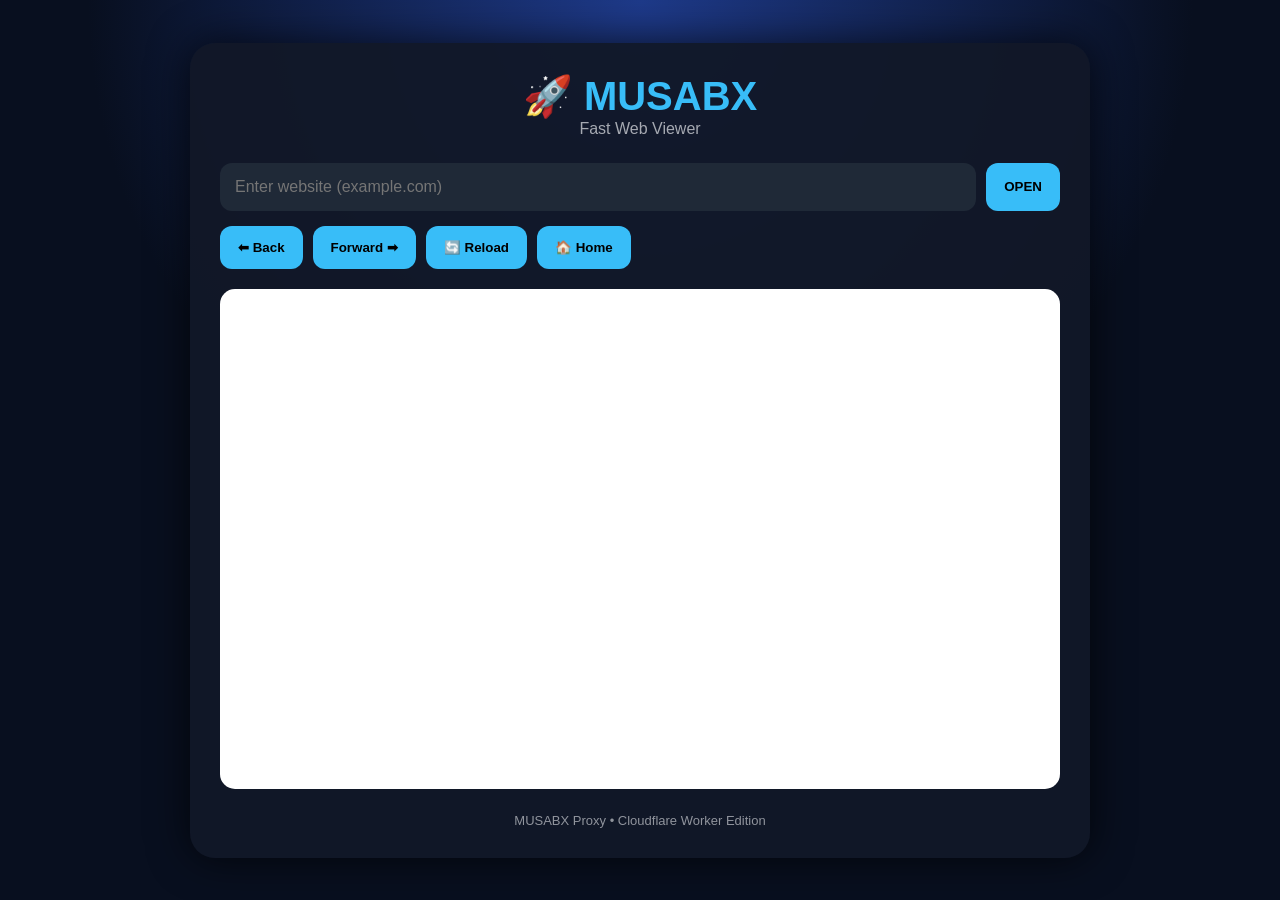
<file: Index.html>
<!DOCTYPE html>
<html lang="en">
<head>
<meta charset="UTF-8">
<meta name="viewport" content="width=device-width, initial-scale=1.0">

<title>MUSABX Proxy</title>

<style>

:root {
    color-scheme: dark;
    --bg: #080f1f;
    --card: #111827;
    --accent: #38bdf8;
    --text: #e5e7eb;
    --button: #38bdf8;
}

* {
    box-sizing: border-box;
    font-family: Arial, Helvetica, sans-serif;
}

body {
    margin: 0;
    min-height: 100vh;
    background:
    radial-gradient(circle at top,#1e3a8a,#080f1f 50%);
    color: var(--text);
    display:flex;
    justify-content:center;
    align-items:center;
}

.container {
    width:95%;
    max-width:900px;
    background:rgba(17,24,39,.95);
    padding:30px;
    border-radius:25px;
    box-shadow:0 0 40px rgba(0,0,0,.7);
}

.logo {
    text-align:center;
    font-size:40px;
    font-weight:bold;
    color:var(--accent);
}

.subtitle {
    text-align:center;
    opacity:.7;
    margin-bottom:25px;
}

.search {
    display:flex;
    gap:10px;
}

input {
    flex:1;
    padding:15px;
    border-radius:12px;
    border:none;
    background:#1f2937;
    color:white;
    font-size:16px;
    outline:none;
}

button {
    padding:14px 18px;
    border:none;
    border-radius:12px;
    cursor:pointer;
    background:var(--button);
    color:black;
    font-weight:bold;
}

button:hover {
    opacity:.8;
}

.controls {
    display:flex;
    gap:10px;
    margin-top:15px;
    flex-wrap:wrap;
}

iframe {
    width:100%;
    height:500px;
    margin-top:20px;
    border-radius:15px;
    border:none;
    background:white;
}

.footer {
    text-align:center;
    margin-top:20px;
    font-size:13px;
    opacity:.6;
}

</style>

</head>

<body>

<div class="container">

<div class="logo">
🚀 MUSABX
</div>

<div class="subtitle">
Fast Web Viewer
</div>


<div class="search">

<input
id="url"
placeholder="Enter website (example.com)"
autocomplete="off"
>

<button onclick="openSite()">
OPEN
</button>

</div>


<div class="controls">

<button onclick="backPage()">
⬅ Back
</button>

<button onclick="forwardPage()">
Forward ➡
</button>

<button onclick="reloadPage()">
🔄 Reload
</button>

<button onclick="homePage()">
🏠 Home
</button>

</div>


<iframe id="browser"></iframe>


<div class="footer">
MUSABX Proxy • Cloudflare Worker Edition
</div>


</div>


<script>

const frame = document.getElementById("browser");
const input = document.getElementById("url");


// Cloudflare Worker URL
const WORKER_URL = "https://musabx-proxy.muqimh.workers.dev";


function openSite(){

    let url = input.value.trim();


    if(url === ""){
        alert("Enter a website first");
        return;
    }


    if(!url.startsWith("http://") &&
       !url.startsWith("https://")){

        url = "https://" + url;

    }


    frame.src =
    WORKER_URL +
    "/proxy?url=" +
    encodeURIComponent(url);

}



input.addEventListener(
"keydown",
function(event){

    if(event.key === "Enter"){
        openSite();
    }

});



function backPage(){

    try{
        frame.contentWindow.history.back();
    }
    catch(e){}

}



function forwardPage(){

    try{
        frame.contentWindow.history.forward();
    }
    catch(e){}

}



function reloadPage(){

    try{
        frame.contentWindow.location.reload();
    }
    catch(e){}

}



function homePage(){

    frame.src =
    WORKER_URL +
    "/proxy?url=" +
    encodeURIComponent("https://www.google.com");

}

</script>


</body>
</html>
</file>
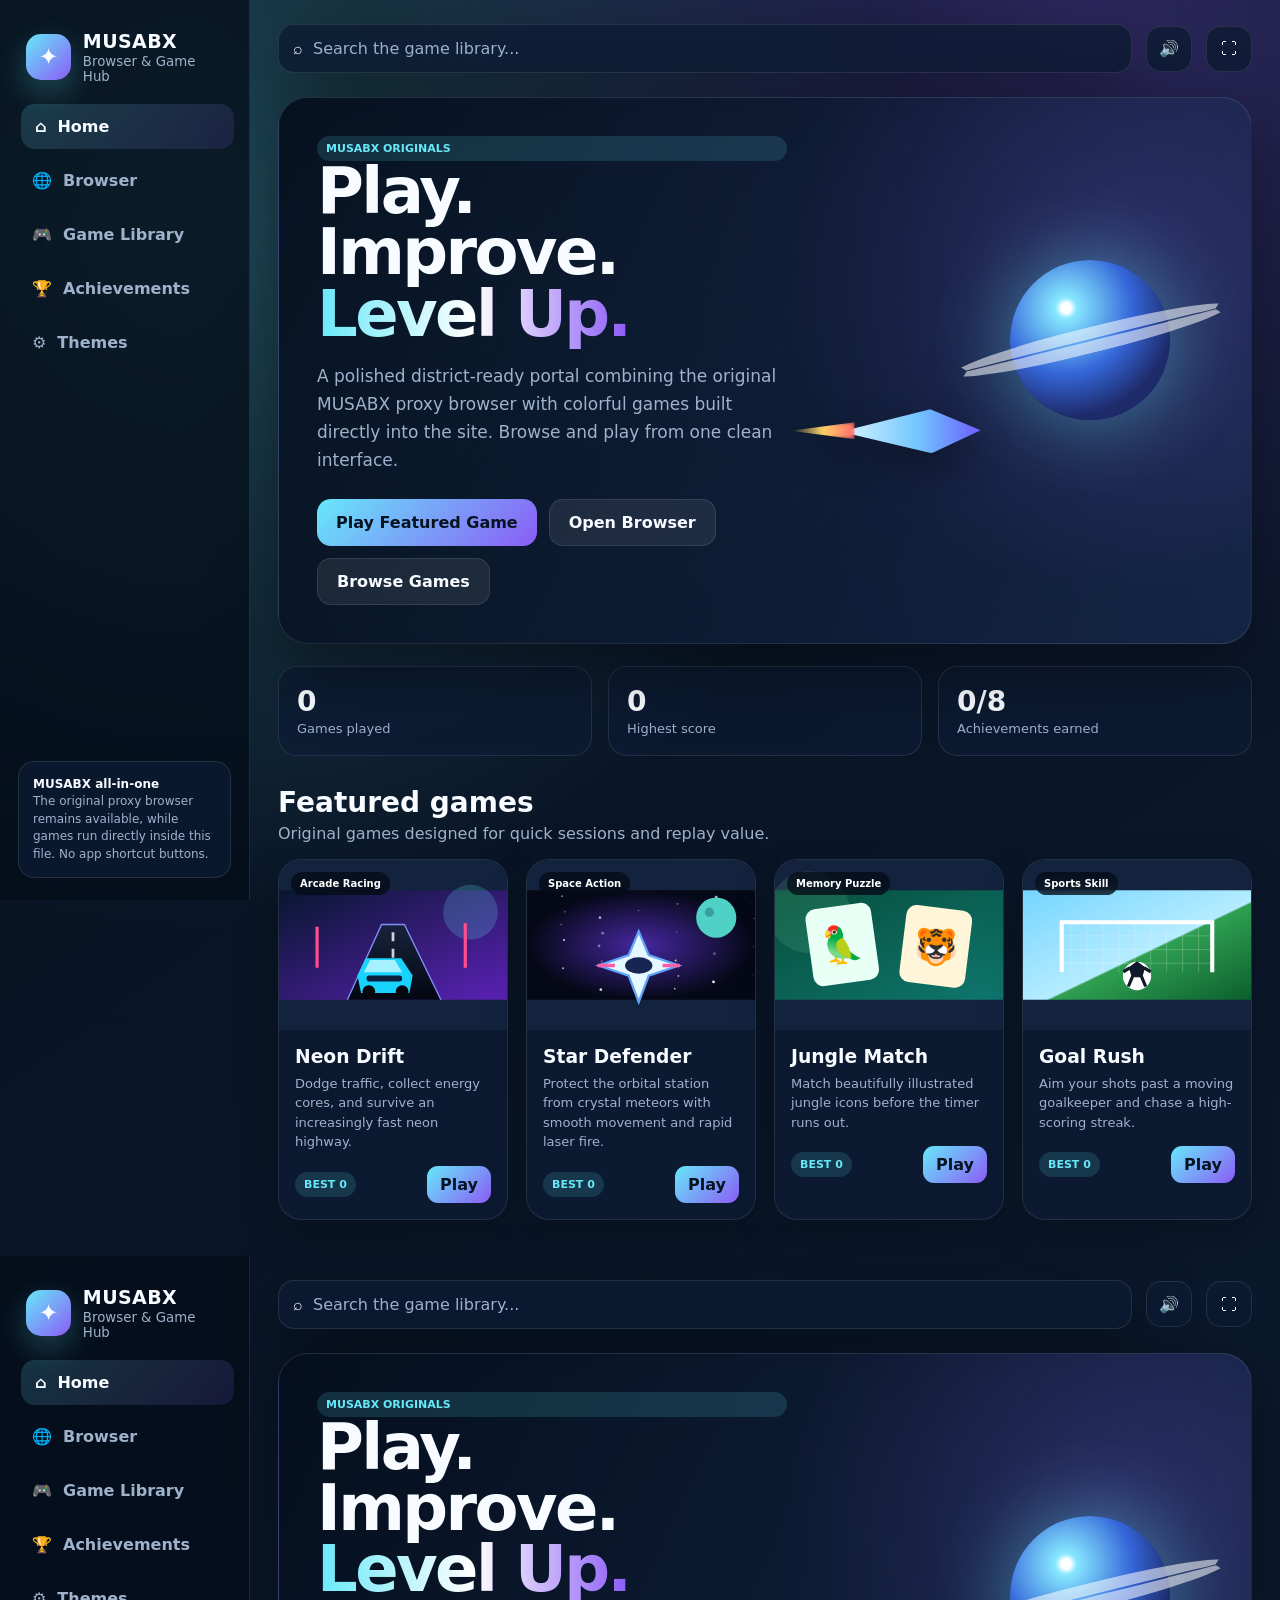
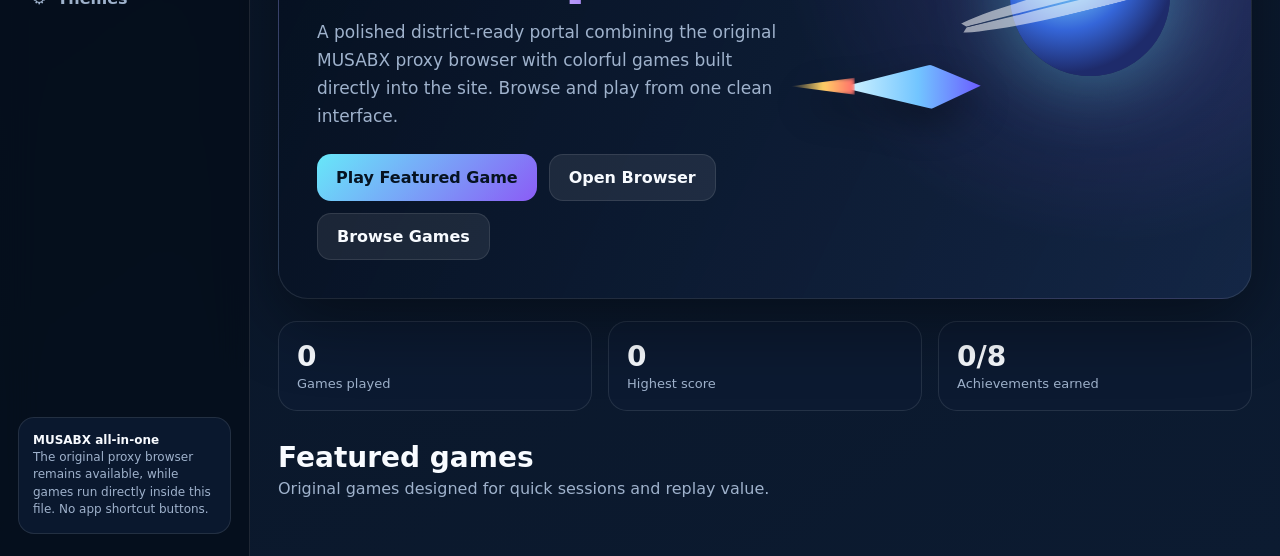
<file: index.html>
<!DOCTYPE html>
<html lang="en">
<head>
<meta charset="UTF-8" />
<meta name="viewport" content="width=device-width, initial-scale=1.0" />
<meta name="description" content="MUSABX District Game Hub - polished browser games in one self-contained page." />
<title>MUSABX v3 — Browser & Game Hub</title>
<style>
:root{
  --bg:#07111f; --bg2:#0c1b31; --panel:rgba(13,28,50,.82); --panel2:#132744;
  --text:#f8fbff; --muted:#9fb2cc; --accent:#67e8f9; --accent2:#8b5cf6;
  --good:#34d399; --warn:#fbbf24; --danger:#fb7185; --line:rgba(255,255,255,.10);
  --shadow:0 22px 70px rgba(0,0,0,.42); --radius:22px;
}
body.theme-sunset{--bg:#26101b;--bg2:#5a2035;--panel:rgba(56,20,38,.86);--panel2:#7a2948;--accent:#ffd166;--accent2:#ff6b6b;--good:#7ee787;--muted:#e8b7c6}
body.theme-forest{--bg:#071b17;--bg2:#123c2f;--panel:rgba(9,45,35,.86);--panel2:#165a42;--accent:#86efac;--accent2:#2dd4bf;--good:#facc15;--muted:#b7d9cb}
body.theme-light{--bg:#eaf4ff;--bg2:#cde3fb;--panel:rgba(255,255,255,.88);--panel2:#fff;--text:#10233d;--muted:#56708e;--accent:#0ea5e9;--accent2:#7c3aed;--line:rgba(18,47,78,.12);--shadow:0 22px 60px rgba(35,74,110,.18)}
*{box-sizing:border-box}
html,body{margin:0;min-height:100%;font-family:Inter,ui-sans-serif,system-ui,-apple-system,Segoe UI,Roboto,Arial,sans-serif;color:var(--text);background:var(--bg)}
body{overflow-x:hidden;background:
 radial-gradient(circle at 15% 10%,color-mix(in srgb,var(--accent) 26%,transparent),transparent 32%),
 radial-gradient(circle at 85% 0%,color-mix(in srgb,var(--accent2) 28%,transparent),transparent 30%),
 linear-gradient(145deg,var(--bg),var(--bg2));transition:background .35s,color .35s}
button,input{font:inherit}
button{border:0;cursor:pointer}
.app-shell{min-height:100vh;display:grid;grid-template-columns:250px 1fr}
.sidebar{position:sticky;top:0;height:100vh;padding:22px 18px;background:rgba(5,13,25,.74);backdrop-filter:blur(18px);border-right:1px solid var(--line);display:flex;flex-direction:column;z-index:20}
.brand{display:flex;gap:12px;align-items:center;padding:8px 8px 20px}
.brand-mark{width:46px;height:46px;border-radius:15px;display:grid;place-items:center;font-size:24px;background:linear-gradient(135deg,var(--accent),var(--accent2));box-shadow:0 12px 30px color-mix(in srgb,var(--accent) 25%,transparent)}
.brand strong{font-size:19px;letter-spacing:.4px}.brand small{display:block;color:var(--muted);margin-top:2px}
.nav{display:grid;gap:9px}.nav-btn{width:100%;padding:13px 14px;border-radius:14px;color:var(--muted);background:transparent;text-align:left;display:flex;gap:11px;align-items:center;font-weight:750;transition:.2s}
.nav-btn:hover,.nav-btn.active{background:linear-gradient(135deg,color-mix(in srgb,var(--accent) 17%,transparent),color-mix(in srgb,var(--accent2) 13%,transparent));color:var(--text);transform:translateX(3px)}
.sidebar-note{margin-top:auto;padding:14px;border-radius:16px;background:var(--panel);border:1px solid var(--line);color:var(--muted);font-size:12px;line-height:1.45}.sidebar-note b{color:var(--text)}
.main{min-width:0;padding:24px 28px 36px}
.topbar{display:flex;align-items:center;gap:14px;margin-bottom:24px}.search{flex:1;display:flex;align-items:center;gap:10px;background:var(--panel);border:1px solid var(--line);border-radius:16px;padding:0 14px;box-shadow:var(--shadow)}
.search input{width:100%;border:0;outline:0;color:var(--text);background:transparent;padding:14px 0}.search input::placeholder{color:var(--muted)}
.icon-btn{width:46px;height:46px;border-radius:15px;background:var(--panel);color:var(--text);border:1px solid var(--line);display:grid;place-items:center;transition:.2s}.icon-btn:hover{transform:translateY(-2px);border-color:var(--accent)}
.view{display:none;animation:fade .28s ease}.view.active{display:block}@keyframes fade{from{opacity:0;transform:translateY(8px)}to{opacity:1;transform:none}}
.hero{position:relative;overflow:hidden;border-radius:30px;padding:38px;min-height:320px;display:grid;grid-template-columns:1.05fr .95fr;align-items:center;background:
 linear-gradient(115deg,rgba(5,15,30,.94),rgba(23,43,78,.72)),
 radial-gradient(circle at 85% 30%,var(--accent2),transparent 36%);border:1px solid var(--line);box-shadow:var(--shadow)}
body.theme-light .hero{background:linear-gradient(115deg,rgba(255,255,255,.96),rgba(221,238,255,.82)),radial-gradient(circle at 85% 30%,var(--accent2),transparent 36%)}
.hero h1{font-size:clamp(36px,5vw,68px);line-height:.96;margin:0 0 16px;letter-spacing:-2.6px}.hero h1 span{background:linear-gradient(90deg,var(--accent),#fff,var(--accent2));-webkit-background-clip:text;color:transparent}
body.theme-light .hero h1 span{background:linear-gradient(90deg,var(--accent),var(--accent2));-webkit-background-clip:text;color:transparent}.hero p{max-width:620px;color:var(--muted);font-size:17px;line-height:1.65}
.hero-actions{display:flex;gap:12px;flex-wrap:wrap;margin-top:24px}.primary,.secondary{padding:13px 19px;border-radius:14px;font-weight:850;transition:.2s}.primary{background:linear-gradient(135deg,var(--accent),var(--accent2));color:#061321}.secondary{background:rgba(255,255,255,.08);color:var(--text);border:1px solid var(--line)}.primary:hover,.secondary:hover{transform:translateY(-2px)}
.hero-art{position:relative;height:250px}.planet{position:absolute;right:10%;top:6%;width:160px;height:160px;border-radius:50%;background:radial-gradient(circle at 35% 30%,#fff 0 3%,#86e7ff 7%,#3566d9 43%,#1e2b6b 71%);box-shadow:0 0 80px color-mix(in srgb,var(--accent) 48%,transparent)}
.planet:after{content:"";position:absolute;inset:42% -38%;border:12px solid rgba(255,255,255,.55);border-left-color:transparent;border-right-color:transparent;border-radius:50%;transform:rotate(-14deg)}
.ship{position:absolute;left:9%;bottom:24px;width:170px;height:80px;filter:drop-shadow(0 16px 18px rgba(0,0,0,.38));animation:float 3s ease-in-out infinite}.ship:before{content:"";position:absolute;inset:18px 15px;background:linear-gradient(90deg,#d9f7ff,#72c5ff 55%,#6b5cff);clip-path:polygon(0 51%,64% 0,100% 48%,65% 100%);border-radius:40%}.ship:after{content:"";position:absolute;left:-35px;top:31px;width:64px;height:17px;background:linear-gradient(90deg,transparent,#ffd166,#ff6b6b);filter:blur(2px);clip-path:polygon(0 50%,100% 0,100% 100%)}
@keyframes float{50%{transform:translateY(-12px) rotate(-2deg)}}
.section-head{display:flex;justify-content:space-between;align-items:end;gap:20px;margin:30px 0 16px}.section-head h2{font-size:28px;margin:0}.section-head p{margin:5px 0 0;color:var(--muted)}
.games-grid{display:grid;grid-template-columns:repeat(4,minmax(0,1fr));gap:18px}.game-card{position:relative;overflow:hidden;border-radius:23px;background:var(--panel);border:1px solid var(--line);box-shadow:0 16px 40px rgba(0,0,0,.22);transition:.24s}.game-card:hover{transform:translateY(-7px);border-color:color-mix(in srgb,var(--accent) 60%,transparent)}
.cover{height:170px;position:relative;overflow:hidden;background:#13233e}.cover svg{width:100%;height:100%;display:block}.card-body{padding:16px}.game-card h3{margin:0 0 7px}.game-card p{margin:0 0 14px;color:var(--muted);font-size:13px;line-height:1.5}.meta{display:flex;justify-content:space-between;align-items:center}.badge{font-size:11px;font-weight:900;padding:6px 9px;border-radius:999px;background:color-mix(in srgb,var(--accent) 14%,transparent);color:var(--accent)}
.play-btn{padding:9px 13px;border-radius:11px;background:linear-gradient(135deg,var(--accent),var(--accent2));font-weight:900;color:#061321}.stats-grid{display:grid;grid-template-columns:repeat(3,1fr);gap:16px;margin-top:22px}.stat{padding:18px;border-radius:19px;background:var(--panel);border:1px solid var(--line)}.stat b{font-size:28px;display:block}.stat span{color:var(--muted);font-size:13px}
.panel{padding:24px;border-radius:24px;background:var(--panel);border:1px solid var(--line);box-shadow:var(--shadow)}
.theme-grid{display:grid;grid-template-columns:repeat(4,1fr);gap:16px}.theme-card{padding:18px;border-radius:19px;border:2px solid transparent;background:var(--panel2);color:var(--text);text-align:left}.theme-card.active{border-color:var(--accent)}.swatches{display:flex;gap:7px;margin-top:14px}.swatch{width:25px;height:25px;border-radius:50%}
.game-screen{display:none;position:fixed;inset:0;z-index:100;background:rgba(2,8,18,.92);backdrop-filter:blur(12px);padding:18px}.game-screen.open{display:flex;flex-direction:column}.game-top{display:flex;align-items:center;gap:12px;margin-bottom:12px}.game-title{font-size:20px;font-weight:900}.game-stage-wrap{flex:1;min-height:0;display:grid;place-items:center}.game-stage{position:relative;width:min(1100px,96vw);height:min(680px,82vh);border-radius:24px;overflow:hidden;background:#07111f;border:1px solid rgba(255,255,255,.14);box-shadow:0 35px 100px rgba(0,0,0,.6)}canvas{display:block;width:100%;height:100%}.game-hud{position:absolute;left:18px;right:18px;top:18px;display:flex;justify-content:space-between;pointer-events:none}.hud-pill{padding:9px 13px;border-radius:999px;background:rgba(5,13,25,.72);border:1px solid rgba(255,255,255,.18);font-weight:900;backdrop-filter:blur(8px)}
.overlay-card{position:absolute;inset:0;display:grid;place-items:center;background:rgba(3,9,18,.62);backdrop-filter:blur(5px)}.overlay-card.hidden{display:none}.overlay-inner{width:min(460px,88%);padding:28px;border-radius:25px;text-align:center;background:rgba(12,28,49,.94);border:1px solid rgba(255,255,255,.15);box-shadow:0 28px 80px rgba(0,0,0,.5)}.overlay-inner h2{font-size:34px;margin:0 0 10px}.overlay-inner p{color:#b9c7da;line-height:1.55}.controls{font-size:12px;color:#9fb2cc;margin-top:12px}
.memory-board{height:100%;padding:76px 24px 24px;display:grid;grid-template-columns:repeat(4,minmax(90px,1fr));gap:14px;background:linear-gradient(135deg,#10243e,#261d54)}.memory-card{position:relative;border:0;background:transparent;perspective:900px}.memory-inner{position:absolute;inset:0;transition:transform .45s;transform-style:preserve-3d}.memory-card.flipped .memory-inner,.memory-card.matched .memory-inner{transform:rotateY(180deg)}.memory-face{position:absolute;inset:0;border-radius:18px;backface-visibility:hidden;display:grid;place-items:center}.memory-back{background:linear-gradient(145deg,#1d4ed8,#7c3aed);border:2px solid rgba(255,255,255,.26);font-size:34px}.memory-front{transform:rotateY(180deg);background:linear-gradient(145deg,#f8fbff,#cde7ff);color:#10233d;border:2px solid white;font-size:52px}.memory-card.matched{filter:drop-shadow(0 0 16px #34d399)}
.toast{position:fixed;right:22px;bottom:22px;z-index:200;padding:13px 17px;border-radius:14px;background:#0e2038;color:white;border:1px solid rgba(255,255,255,.15);transform:translateY(20px);opacity:0;pointer-events:none;transition:.25s}.toast.show{transform:none;opacity:1}
@media(max-width:1050px){.games-grid{grid-template-columns:repeat(2,1fr)}.hero{grid-template-columns:1fr}.hero-art{display:none}.theme-grid{grid-template-columns:repeat(2,1fr)}}

.category-row{display:flex;gap:9px;flex-wrap:wrap;margin:0 0 18px}.filter-chip{padding:9px 13px;border-radius:999px;background:var(--panel);border:1px solid var(--line);color:var(--muted);font-weight:800}.filter-chip.active,.filter-chip:hover{color:var(--text);border-color:var(--accent);background:color-mix(in srgb,var(--accent) 14%,var(--panel))}.library-count{color:var(--accent);font-weight:900}.game-card .cover-label{position:absolute;left:12px;top:12px;padding:6px 9px;border-radius:999px;background:rgba(3,9,18,.7);color:white;font-size:10px;font-weight:900;backdrop-filter:blur(7px)}
@media(max-width:760px){.app-shell{grid-template-columns:1fr}.sidebar{position:fixed;left:0;right:0;bottom:0;top:auto;height:72px;padding:8px 10px;border-right:0;border-top:1px solid var(--line);z-index:60}.brand,.sidebar-note{display:none}.nav{grid-template-columns:repeat(4,1fr);gap:5px}.nav-btn{justify-content:center;flex-direction:column;gap:2px;font-size:10px;padding:7px}.main{padding:16px 14px 94px}.topbar{margin-bottom:16px}.hero{padding:25px;min-height:280px}.hero h1{font-size:42px}.games-grid{grid-template-columns:1fr}.stats-grid{grid-template-columns:1fr}.theme-grid{grid-template-columns:1fr}.game-screen{padding:7px}.game-stage{height:84vh}.memory-board{grid-template-columns:repeat(3,1fr);padding:70px 10px 10px;gap:8px}.memory-front{font-size:38px}}


/* Integrated proxy browser */
.browser-view{height:calc(100vh - 90px);min-height:650px}.browser-view .section-head{margin-top:0}
.browser-shell{height:calc(100% - 82px);min-height:560px;display:flex;flex-direction:column;overflow:hidden;border-radius:24px;background:var(--panel);border:1px solid var(--line);box-shadow:var(--shadow)}
.browser-toolbar{display:flex;align-items:center;gap:8px;padding:11px;background:color-mix(in srgb,var(--panel2) 86%,#020617);border-bottom:1px solid var(--line)}
.browser-icon,.browser-go{height:42px;min-width:42px;border-radius:12px;background:rgba(255,255,255,.08);color:var(--text);border:1px solid var(--line);font-weight:900}.browser-icon:hover{border-color:var(--accent);transform:translateY(-1px)}
.browser-go{padding:0 18px;min-width:64px;background:linear-gradient(135deg,var(--accent),var(--accent2));color:#061321}
.browser-address{flex:1;display:flex;align-items:center;gap:9px;height:42px;padding:0 13px;border-radius:13px;background:rgba(2,8,18,.58);border:1px solid var(--line)}
.browser-address input{width:100%;border:0;outline:0;background:transparent;color:var(--text)}
.browser-tabs{display:flex;align-items:center;gap:7px;min-height:42px;padding:6px 10px;background:rgba(2,8,18,.48);overflow-x:auto;border-bottom:1px solid var(--line)}
.browser-tab{display:flex;align-items:center;gap:8px;max-width:210px;padding:8px 11px;border-radius:10px;background:rgba(255,255,255,.07);color:var(--muted);white-space:nowrap}.browser-tab.active{background:color-mix(in srgb,var(--accent) 18%,transparent);color:var(--text)}.browser-tab-title{overflow:hidden;text-overflow:ellipsis}.browser-tab-close{background:transparent;color:inherit;padding:0;font-size:16px}.browser-add-tab{padding:7px 12px;border-radius:9px;background:var(--good);color:#052315;font-weight:900}
.browser-content{flex:1;min-height:0;display:grid;grid-template-columns:190px 1fr}.browser-side{padding:12px;background:rgba(2,8,18,.42);border-right:1px solid var(--line);display:flex;flex-direction:column;gap:9px}.browser-side>button{padding:12px;border-radius:12px;text-align:left;background:rgba(255,255,255,.07);color:var(--text);font-weight:750}.browser-side>button:hover{background:color-mix(in srgb,var(--accent) 15%,transparent)}.browser-tip{margin-top:auto;padding:12px;border-radius:13px;background:rgba(255,255,255,.06);color:var(--muted);font-size:11px;line-height:1.5}.browser-tip b{color:var(--text)}
.browser-frame-wrap{position:relative;min-width:0;min-height:0;background:white}.browser-frame-wrap iframe{width:100%;height:100%;border:0;background:white}.browser-loading{display:none;position:absolute;inset:0;z-index:4;place-items:center;align-content:center;gap:13px;background:rgba(4,13,28,.82);color:white}.browser-loading.show{display:grid}.browser-loading span{width:44px;height:44px;border-radius:50%;border:4px solid rgba(255,255,255,.2);border-top-color:var(--accent);animation:browserSpin .8s linear infinite}@keyframes browserSpin{to{transform:rotate(360deg)}}
.browser-panel{display:none;position:absolute;z-index:6;inset:18px 18px 18px auto;width:min(390px,90%);padding:15px;overflow:auto;border-radius:19px;background:rgba(9,22,40,.97);color:white;border:1px solid rgba(255,255,255,.15);box-shadow:0 25px 80px rgba(0,0,0,.55)}.browser-panel.open{display:block}.browser-panel-head{display:flex;justify-content:space-between;align-items:center}.browser-panel-head h3{margin:0}.browser-panel-head button{font-size:25px;background:transparent;color:white}.browser-list-item{display:block;width:100%;margin-top:9px;padding:11px;border-radius:11px;text-align:left;background:rgba(255,255,255,.07);color:white;word-break:break-word}.browser-list-item:hover{background:rgba(103,232,249,.15)}.browser-empty{padding:24px 5px;color:#9fb2cc;text-align:center}
@media(max-width:760px){.nav{grid-template-columns:repeat(5,1fr)}.browser-view{height:auto;min-height:720px}.browser-shell{height:650px}.browser-toolbar{flex-wrap:wrap}.browser-address{order:2;flex-basis:calc(100% - 72px)}.browser-go{order:2}.browser-content{grid-template-columns:1fr}.browser-side{display:grid;grid-template-columns:repeat(4,1fr);border-right:0;border-bottom:1px solid var(--line)}.browser-side>button{text-align:center;font-size:11px;padding:10px 4px}.browser-tip{display:none}}

</style>
</head>
<body>
<div class="app-shell">
  <aside class="sidebar">
    <div class="brand"><div class="brand-mark">✦</div><div><strong>MUSABX</strong><small>Browser & Game Hub</small></div></div>
    <nav class="nav">
      <button class="nav-btn active" data-view="home"><span>⌂</span> Home</button>
      <button class="nav-btn" data-view="browser"><span>🌐</span> Browser</button>
      <button class="nav-btn" data-view="library"><span>🎮</span> Game Library</button>
      <button class="nav-btn" data-view="achievements"><span>🏆</span> Achievements</button>
      <button class="nav-btn" data-view="settings"><span>⚙</span> Themes</button>
    </nav>
    <div class="sidebar-note"><b>MUSABX all-in-one</b><br>The original proxy browser remains available, while games run directly inside this file. No app shortcut buttons.</div>
  </aside>

  <main class="main">
    <header class="topbar">
      <div class="search"><span>⌕</span><input id="searchInput" aria-label="Search games" placeholder="Search the game library..." /></div>
      <button class="icon-btn" id="soundBtn" title="Toggle sound">🔊</button>
      <button class="icon-btn" id="fullBtn" title="Fullscreen">⛶</button>
    </header>

    <section id="home" class="view active">
      <div class="hero">
        <div>
          <div class="badge">MUSABX ORIGINALS</div>
          <h1>Play. Improve. <span>Level Up.</span></h1>
          <p>A polished district-ready portal combining the original MUSABX proxy browser with colorful games built directly into the site. Browse and play from one clean interface.</p>
          <div class="hero-actions"><button class="primary" onclick="launchGame('drift')">Play Featured Game</button><button class="secondary" onclick="switchView('browser')">Open Browser</button><button class="secondary" onclick="switchView('library')">Browse Games</button></div>
        </div>
        <div class="hero-art"><div class="planet"></div><div class="ship"></div></div>
      </div>
      <div class="stats-grid">
        <div class="stat"><b id="gamesPlayed">0</b><span>Games played</span></div>
        <div class="stat"><b id="bestScore">0</b><span>Highest score</span></div>
        <div class="stat"><b id="achievementCount">0/8</b><span>Achievements earned</span></div>
      </div>
      <div class="section-head"><div><h2>Featured games</h2><p>Original games designed for quick sessions and replay value.</p></div></div>
      <div class="games-grid" id="featuredGrid"></div>
    </section>


    <section id="browser" class="view browser-view">
      <div class="section-head"><div><h2>MUSABX Browser</h2><p>The original proxy browser, rebuilt inside the new interface.</p></div><span class="badge" id="browserStatus">READY</span></div>
      <div class="browser-shell">
        <div class="browser-toolbar">
          <button class="browser-icon" onclick="browserBack()" title="Back">←</button>
          <button class="browser-icon" onclick="browserForward()" title="Forward">→</button>
          <button class="browser-icon" onclick="browserReload()" title="Reload">↻</button>
          <button class="browser-icon" onclick="browserHome()" title="Home">⌂</button>
          <div class="browser-address"><span>🔒</span><input id="browserUrl" aria-label="Browser address" placeholder="Search or enter a website..." autocomplete="off"></div>
          <button class="browser-go" onclick="browserGo()">GO</button>
          <button class="browser-icon" onclick="saveBrowserBookmark()" title="Bookmark">☆</button>
          <button class="browser-icon" onclick="browserFullscreen()" title="Fullscreen">⛶</button>
        </div>
        <div class="browser-tabs" id="browserTabs"></div>
        <div class="browser-content">
          <aside class="browser-side">
            <button onclick="browserHome()">🔎 Search Home</button>
            <button onclick="showBrowserPanel('history')">🕘 History</button>
            <button onclick="showBrowserPanel('bookmarks')">⭐ Bookmarks</button>
            <button onclick="newBrowserTab()">＋ New Tab</button>
            <div class="browser-tip"><b>Proxy note</b><br>Some websites block iframes, scripts, sign-ins, or video playback even through a proxy. Search pages and simpler sites work best.</div>
          </aside>
          <div class="browser-frame-wrap">
            <div class="browser-loading" id="browserLoading"><span></span><b>Loading page…</b></div>
            <iframe id="browserFrame" title="MUSABX proxied browser" referrerpolicy="no-referrer"></iframe>
            <div class="browser-panel" id="browserPanel"><div class="browser-panel-head"><h3 id="browserPanelTitle">History</h3><button onclick="closeBrowserPanel()">×</button></div><div id="browserPanelList"></div></div>
          </div>
        </div>
      </div>
    </section>

    <section id="library" class="view">
      <div class="section-head"><div><h2>Game library</h2><p>Choose a game and start instantly.</p></div><span class="badge">4 GAMES</span></div>
      <div class="category-row" id="categoryRow"></div><div class="games-grid" id="libraryGrid"></div>
    </section>

    <section id="achievements" class="view">
      <div class="section-head"><div><h2>Achievements</h2><p>Progress is stored on this device.</p></div></div>
      <div class="panel"><div id="achievementGrid" class="games-grid"></div></div>
    </section>

    <section id="settings" class="view">
      <div class="section-head"><div><h2>Themes and display</h2><p>Personalize the experience without changing the games.</p></div></div>
      <div class="panel"><div class="theme-grid">
        <button class="theme-card" data-theme="default"><b>Midnight Space</b><div class="swatches"><i class="swatch" style="background:#07111f"></i><i class="swatch" style="background:#67e8f9"></i><i class="swatch" style="background:#8b5cf6"></i></div></button>
        <button class="theme-card" data-theme="sunset"><b>Sunset Arcade</b><div class="swatches"><i class="swatch" style="background:#26101b"></i><i class="swatch" style="background:#ffd166"></i><i class="swatch" style="background:#ff6b6b"></i></div></button>
        <button class="theme-card" data-theme="forest"><b>Emerald Quest</b><div class="swatches"><i class="swatch" style="background:#071b17"></i><i class="swatch" style="background:#86efac"></i><i class="swatch" style="background:#2dd4bf"></i></div></button>
        <button class="theme-card" data-theme="light"><b>Clean Campus</b><div class="swatches"><i class="swatch" style="background:#eaf4ff"></i><i class="swatch" style="background:#0ea5e9"></i><i class="swatch" style="background:#7c3aed"></i></div></button>
      </div></div>
    </section>
  </main>
</div>

<div class="game-screen" id="gameScreen">
  <div class="game-top"><button class="icon-btn" onclick="closeGame()">←</button><div class="game-title" id="gameTitle">Game</div><div style="flex:1"></div><button class="icon-btn" onclick="restartCurrentGame()">↻</button></div>
  <div class="game-stage-wrap"><div class="game-stage" id="gameStage"><canvas id="gameCanvas" width="1100" height="680"></canvas><div class="game-hud"><div class="hud-pill" id="hudLeft">Score: 0</div><div class="hud-pill" id="hudRight">Best: 0</div></div><div class="overlay-card" id="gameOverlay"><div class="overlay-inner"><h2 id="overlayTitle">Ready?</h2><p id="overlayText"></p><button class="primary" id="overlayButton">Start Game</button><div class="controls" id="overlayControls"></div></div></div></div></div>
</div>
<div class="toast" id="toast"></div>
<script>
const gameData=[
 {id:'drift',title:'Neon Drift',genre:'Arcade Racing',desc:'Dodge traffic, collect energy cores, and survive an increasingly fast neon highway.',cover:'drift'},
 {id:'space',title:'Star Defender',genre:'Space Action',desc:'Protect the orbital station from crystal meteors with smooth movement and rapid laser fire.',cover:'space'},
 {id:'memory',title:'Jungle Match',genre:'Memory Puzzle',desc:'Match beautifully illustrated jungle icons before the timer runs out.',cover:'memory'},
 {id:'goal',title:'Goal Rush',genre:'Sports Skill',desc:'Aim your shots past a moving goalkeeper and chase a high-scoring streak.',cover:'goal'}
 ];
const generatedNames=[
['Sky Sprint','racer','Racing'],['Moon Rally','racer','Racing'],['Cyber Circuit','racer','Racing'],['Desert Velocity','racer','Racing'],['Aqua Rush','racer','Racing'],['Volcano Run','racer','Racing'],['Arctic Drive','racer','Racing'],['Metro Racer','racer','Racing'],
['Crystal Collector','collect','Adventure'],['Forest Forager','collect','Adventure'],['Ocean Treasure','collect','Adventure'],['Candy Catch','collect','Adventure'],['Robot Rescue','collect','Adventure'],['Gem Garden','collect','Adventure'],['Cloud Harvester','collect','Adventure'],['Museum Dash','collect','Adventure'],
['Meteor Escape','dodge','Survival'],['Laser Lane','dodge','Survival'],['Falling Stars','dodge','Survival'],['Avalanche Alert','dodge','Survival'],['Traffic Tangle','dodge','Survival'],['Comet Crisis','dodge','Survival'],['Temple Traps','dodge','Survival'],['Storm Runner','dodge','Survival'],
['Galaxy Patrol','shooter','Action'],['Bug Blaster','shooter','Action'],['Ocean Defender','shooter','Action'],['Castle Cannon','shooter','Action'],['Drone Defense','shooter','Action'],['Candy Cannon','shooter','Action'],['Shadow Strike','shooter','Action'],['Solar Squadron','shooter','Action'],
['Prism Breaker','breakout','Arcade'],['Ice Breakout','breakout','Arcade'],['Brick Galaxy','breakout','Arcade'],['Candy Smash','breakout','Arcade'],['Temple Breaker','breakout','Arcade'],['Neon Blocks','breakout','Arcade'],['Pixel Fortress','breakout','Arcade'],['Rainbow Ricochet','breakout','Arcade'],
['Garden Snake','snake','Classic'],['Neon Serpent','snake','Classic'],['Space Worm','snake','Classic'],['Sushi Snake','snake','Classic'],['Dragon Trail','snake','Classic'],['Circuit Crawler','snake','Classic'],['Jungle Python','snake','Classic'],['Ice Serpent','snake','Classic'],
['Mystic Maze','maze','Puzzle'],['Robot Labyrinth','maze','Puzzle'],['Temple Escape','maze','Puzzle'],['Moon Maze','maze','Puzzle'],['Library Labyrinth','maze','Puzzle'],['Crystal Caverns','maze','Puzzle'],['Haunted Hallways','maze','Puzzle'],['Circuit Maze','maze','Puzzle'],
['Target Titan','target','Skill'],['Fruit Pop','target','Skill'],['Bubble Burst','target','Skill'],['Alien Tap','target','Skill'],['Ninja Reflex','target','Skill'],['Goal Target','target','Skill'],['Meteor Tap','target','Skill'],['Color Clash','target','Skill'],
['Tower Stack','stack','Strategy'],['City Builder','stack','Strategy'],['Space Stacker','stack','Strategy'],['Candy Tower','stack','Strategy'],['Temple Blocks','stack','Strategy'],['Robot Factory','stack','Strategy'],['Cloud Constructor','stack','Strategy'],['Castle Stack','stack','Strategy'],
['Pond Hopper','platform','Platformer'],['Jungle Jump','platform','Platformer'],['Moon Bounce','platform','Platformer'],['Robot Rooftops','platform','Platformer'],['Candy Climb','platform','Platformer'],['Volcano Vault','platform','Platformer'],['Iceberg Hop','platform','Platformer'],['Skyline Leap','platform','Platformer'],
['Penalty Pro','goal','Sports'],['Basket Blitz','target','Sports'],['Tennis Target','target','Sports'],['Hockey Hero','goal','Sports'],['Golf Precision','target','Sports'],['Baseball Blast','target','Sports'],['Volleyball Volley','platform','Sports'],['Track Champion','racer','Sports'],
['Number Ninja','target','Learning'],['Word Wizard','target','Learning'],['Shape Scholar','collect','Learning'],['History Hunt','maze','Learning'],['Science Sprint','dodge','Learning'],['Math Meteor','shooter','Learning'],['Geography Quest','collect','Learning'],['Logic Lab','breakout','Learning']
];
const paletteSets=[['#22d3ee','#7c3aed'],['#34d399','#0ea5e9'],['#fb7185','#f59e0b'],['#a78bfa','#ec4899'],['#60a5fa','#14b8a6'],['#facc15','#f97316']];
generatedNames.forEach((x,i)=>gameData.push({id:'g'+(i+5),title:x[0],engine:x[1],genre:x[2],desc:'A polished '+x[2].toLowerCase()+' challenge with responsive controls, increasing difficulty, and a saved high score.',seed:i+17,palette:paletteSets[i%paletteSets.length]}));
const covers={
 drift:`<svg viewBox="0 0 500 240"><defs><linearGradient id="d1" x2="1" y2="1"><stop stop-color="#08162f"/><stop offset="1" stop-color="#5b21b6"/></linearGradient><linearGradient id="road" x2="0" y2="1"><stop stop-color="#18233c"/><stop offset="1" stop-color="#030712"/></linearGradient></defs><rect width="500" height="240" fill="url(#d1)"/><circle cx="420" cy="48" r="60" fill="#67e8f9" opacity=".2"/><path d="M150 240L225 75h50l80 165" fill="url(#road)" stroke="#818cf8" stroke-width="3"/><path d="M250 220V90" stroke="#fff" stroke-width="6" stroke-dasharray="20 16" opacity=".8"/><g transform="translate(172 145)"><path d="M0 42l18-38h78l25 38-7 38H8z" fill="#19d3ff"/><path d="M28 8h54l16 27H14z" fill="#bff7ff" opacity=".85"/><circle cx="25" cy="77" r="14" fill="#05070d"/><circle cx="98" cy="77" r="14" fill="#05070d"/><rect x="20" y="42" width="78" height="13" rx="6" fill="#09213d"/></g><g fill="#ff4d8d"><rect x="80" y="80" width="7" height="90"/><rect x="405" y="72" width="7" height="98"/></g></svg>`,
 space:`<svg viewBox="0 0 500 240"><defs><radialGradient id="s1"><stop stop-color="#4527a0"/><stop offset="1" stop-color="#050816"/></radialGradient></defs><rect width="500" height="240" fill="url(#s1)"/><g fill="#fff">${Array.from({length:30},(_,i)=>`<circle cx="${(i*83)%500}" cy="${(i*47)%220}" r="${i%3+1}" opacity=".${i%8+2}"/>`).join('')}</g><circle cx="415" cy="60" r="44" fill="#4fd1c5"/><circle cx="400" cy="48" r="10" fill="#1f6d7a" opacity=".5"/><g transform="translate(175 90)"><path d="M70 0l22 52 66 23-66 22-22 58-22-58-66-22 66-23z" fill="#e5f8ff" stroke="#60a5fa" stroke-width="5"/><ellipse cx="70" cy="75" rx="30" ry="18" fill="#172554"/><path d="M18 75H-20M122 75h38" stroke="#ff5ea8" stroke-width="8"/></g></svg>`,
 memory:`<svg viewBox="0 0 500 240"><defs><linearGradient id="m1" x2="1" y2="1"><stop stop-color="#064e3b"/><stop offset="1" stop-color="#0f766e"/></linearGradient></defs><rect width="500" height="240" fill="url(#m1)"/><circle cx="75" cy="48" r="90" fill="#86efac" opacity=".13"/><g transform="translate(75 34)"><rect width="145" height="170" rx="22" fill="#e7fff5" transform="rotate(-8 72 85)"/><text x="72" y="112" text-anchor="middle" font-size="78">🦜</text></g><g transform="translate(280 38)"><rect width="145" height="170" rx="22" fill="#fff5d9" transform="rotate(7 72 85)"/><text x="72" y="112" text-anchor="middle" font-size="78">🐯</text></g></svg>`,
 goal:`<svg viewBox="0 0 500 240"><defs><linearGradient id="g1" y2="1"><stop stop-color="#75d5ff"/><stop offset=".55" stop-color="#b5ecff"/><stop offset=".56" stop-color="#2f9f52"/><stop offset="1" stop-color="#0b5f2d"/></linearGradient></defs><rect width="500" height="240" fill="url(#g1)"/><path d="M85 180V70h330v110M85 70h330" fill="none" stroke="#fff" stroke-width="9"/><g stroke="#fff" opacity=".45"><path d="M105 75v105m35-105v105m35-105v105m35-105v105m35-105v105m35-105v105m35-105v105m35-105v105m35-105v105M90 100h320M90 130h320M90 160h320"/></g><circle cx="250" cy="188" r="31" fill="#fff"/><path d="M250 160l14 10-5 17h-18l-5-17zM220 179l14-9M280 179l-14-9M231 211l10-24M269 211l-10-24" stroke="#111827" stroke-width="7" fill="#111827"/></svg>`
};
const achievements=[
 {id:'first',name:'First Launch',desc:'Play your first game.',icon:'🚀'},
 {id:'score100',name:'Triple Digits',desc:'Score 100 points in any game.',icon:'💯'},
 {id:'drift500',name:'Road Legend',desc:'Score 500 in Neon Drift.',icon:'🏎️'},
 {id:'space300',name:'Star Guardian',desc:'Score 300 in Star Defender.',icon:'🛡️'},
 {id:'memory',name:'Sharp Memory',desc:'Finish Jungle Match.',icon:'🧠'},
 {id:'goal10',name:'Top Striker',desc:'Score 10 goals in Goal Rush.',icon:'⚽'},
 {id:'played10',name:'Game Regular',desc:'Play 10 total games.',icon:'🎟️'},
 {id:'all',name:'MUSABX Master',desc:'Try every game.',icon:'👑'}
];
let progress=JSON.parse(localStorage.getItem('musabxGameProgress')||'null')||{played:0,best:0,scores:{},achievements:[],tried:[]};
let soundOn=true,currentGame=null,raf=0,cleanupFns=[];
const canvas=document.getElementById('gameCanvas'),ctx=canvas.getContext('2d'),stage=document.getElementById('gameStage');
function saveProgress(){localStorage.setItem('musabxGameProgress',JSON.stringify(progress));updateStats();renderAchievements()}
function unlock(id){if(!progress.achievements.includes(id)){progress.achievements.push(id);toast('Achievement unlocked: '+achievements.find(a=>a.id===id).name);saveProgress()}}
function recordPlay(id){progress.played++;if(!progress.tried.includes(id))progress.tried.push(id);unlock('first');if(progress.played>=10)unlock('played10');if(progress.tried.length===gameData.length)unlock('all');saveProgress()}
function recordScore(id,score){score=Math.floor(score);progress.scores[id]=Math.max(progress.scores[id]||0,score);progress.best=Math.max(progress.best,score);if(score>=100)unlock('score100');if(id==='drift'&&score>=500)unlock('drift500');if(id==='space'&&score>=300)unlock('space300');saveProgress()}
function updateStats(){gamesPlayed.textContent=progress.played;bestScore.textContent=progress.best;achievementCount.textContent=progress.achievements.length+'/'+achievements.length}
function makeCover(g){let p=g.palette||['#22d3ee','#7c3aed'],n=(g.seed||7)%7;return `<svg viewBox="0 0 500 240"><defs><linearGradient id="cg${g.id}" x2="1" y2="1"><stop stop-color="${p[0]}"/><stop offset="1" stop-color="${p[1]}"/></linearGradient></defs><rect width="500" height="240" fill="#07111f"/><circle cx="${90+n*35}" cy="55" r="110" fill="${p[0]}" opacity=".18"/><circle cx="420" cy="190" r="130" fill="${p[1]}" opacity=".2"/><path d="M0 205 Q120 ${90+n*8} 250 190 T500 120 V240 H0Z" fill="url(#cg${g.id})" opacity=".72"/><g transform="translate(250 120)"><circle r="63" fill="rgba(3,9,18,.75)" stroke="white" stroke-opacity=".35" stroke-width="4"/><text y="20" text-anchor="middle" font-size="58">${({racer:'🏎️',collect:'💎',dodge:'⚡',shooter:'🚀',breakout:'🧱',snake:'🐍',maze:'🧭',target:'🎯',stack:'🏗️',platform:'🦘',goal:'⚽'})[g.engine]||'🎮'}</text></g><path d="M20 35H170" stroke="white" stroke-width="6" opacity=".7"/><path d="M330 205H480" stroke="white" stroke-width="6" opacity=".45"/></svg>`}
function cardHTML(g){return `<article class="game-card" data-title="${g.title.toLowerCase()} ${g.genre.toLowerCase()}" data-genre="${g.genre}"><div class="cover">${covers[g.cover]||makeCover(g)}<span class="cover-label">${g.genre}</span></div><div class="card-body"><h3>${g.title}</h3><p>${g.desc}</p><div class="meta"><span class="badge">BEST ${progress.scores[g.id]||0}</span><button class="play-btn" onclick="launchGame('${g.id}')">Play</button></div></div></article>`}
featuredGrid.innerHTML=gameData.slice(0,4).map(cardHTML).join('');libraryGrid.innerHTML=gameData.map(cardHTML).join('');document.querySelectorAll('.library-count').forEach(e=>e.textContent=gameData.length);
function renderAchievements(){achievementGrid.innerHTML=achievements.map(a=>{let on=progress.achievements.includes(a.id);return `<article class="game-card" style="opacity:${on?1:.48}"><div class="card-body" style="min-height:155px"><div style="font-size:42px">${a.icon}</div><h3>${a.name}</h3><p>${a.desc}</p><span class="badge">${on?'UNLOCKED':'LOCKED'}</span></div></article>`}).join('')}
function switchView(id){document.querySelectorAll('.view').forEach(v=>v.classList.toggle('active',v.id===id));document.querySelectorAll('.nav-btn').forEach(b=>b.classList.toggle('active',b.dataset.view===id));window.scrollTo({top:0,behavior:'smooth'})}
document.querySelectorAll('.nav-btn').forEach(b=>b.onclick=()=>switchView(b.dataset.view));
searchInput.addEventListener('input',e=>{switchView('library');let q=e.target.value.toLowerCase();document.querySelectorAll('#libraryGrid .game-card').forEach(c=>c.style.display=c.dataset.title.includes(q)?'block':'none')});
const genres=['All',...new Set(gameData.map(g=>g.genre))];let activeGenre='All';categoryRow.innerHTML=genres.map(x=>`<button class="filter-chip ${x==='All'?'active':''}" data-genre="${x}">${x}</button>`).join('');categoryRow.onclick=e=>{let b=e.target.closest('.filter-chip');if(!b)return;activeGenre=b.dataset.genre;categoryRow.querySelectorAll('.filter-chip').forEach(x=>x.classList.toggle('active',x===b));document.querySelectorAll('#libraryGrid .game-card').forEach(c=>c.style.display=(activeGenre==='All'||c.dataset.genre===activeGenre)?'block':'none')};
function applyTheme(t){document.body.className=t==='default'?'':'theme-'+t;localStorage.setItem('musabxTheme',t);document.querySelectorAll('.theme-card').forEach(c=>c.classList.toggle('active',c.dataset.theme===t))}
document.querySelectorAll('.theme-card').forEach(c=>c.onclick=()=>applyTheme(c.dataset.theme));applyTheme(localStorage.getItem('musabxTheme')||'default');
soundBtn.onclick=()=>{soundOn=!soundOn;soundBtn.textContent=soundOn?'🔊':'🔇'};fullBtn.onclick=()=>document.fullscreenElement?document.exitFullscreen():document.documentElement.requestFullscreen();
function beep(freq=440,d=.06,type='sine'){if(!soundOn)return;try{let ac=beep.ac||(beep.ac=new AudioContext()),o=ac.createOscillator(),g=ac.createGain();o.type=type;o.frequency.value=freq;g.gain.setValueAtTime(.055,ac.currentTime);g.gain.exponentialRampToValueAtTime(.001,ac.currentTime+d);o.connect(g).connect(ac.destination);o.start();o.stop(ac.currentTime+d)}catch(e){}}
function toast(msg){const t=document.getElementById('toast');t.textContent=msg;t.classList.add('show');setTimeout(()=>t.classList.remove('show'),2400)}
function setOverlay(title,text,button='Start Game',controls=''){overlayTitle.textContent=title;overlayText.textContent=text;overlayButton.textContent=button;overlayControls.textContent=controls;gameOverlay.classList.remove('hidden')}
function hideOverlay(){gameOverlay.classList.add('hidden')}
function cleanupGame(){cancelAnimationFrame(raf);cleanupFns.forEach(f=>f());cleanupFns=[];stage.querySelector('.memory-board')?.remove();canvas.style.display='block'}
function launchGame(id){cleanupGame();currentGame=id;gameScreen.classList.add('open');let g=gameData.find(x=>x.id===id);gameTitle.textContent=g.title;recordPlay(id);if(id==='drift')setupDrift();else if(id==='space')setupSpace();else if(id==='memory')setupMemory();else if(id==='goal')setupGoal();else setupMegaGame(g)}
function closeGame(){cleanupGame();gameScreen.classList.remove('open');currentGame=null}
function restartCurrentGame(){if(currentGame)launchGame(currentGame)}
function fitCanvas(){canvas.width=1100;canvas.height=680}
function roundRect(x,y,w,h,r,fill,stroke){ctx.beginPath();ctx.roundRect(x,y,w,h,r);if(fill){ctx.fillStyle=fill;ctx.fill()}if(stroke){ctx.strokeStyle=stroke;ctx.stroke()}}
function setupDrift(){fitCanvas();canvas.style.display='block';let running=false,score=0,speed=7,lane=1,playerX=550,obstacles=[],cores=[],stars=[];for(let i=0;i<80;i++)stars.push({x:Math.random()*1100,y:Math.random()*680,s:Math.random()*2+1});hudLeft.textContent='Score: 0';hudRight.textContent='Best: '+(progress.scores.drift||0);setOverlay('Neon Drift','Change lanes, avoid traffic, and collect cyan energy cores. Speed increases over time.','Start Race','Controls: A / D or Left / Right arrows');
 const key=e=>{if(!running)return;if(['ArrowLeft','a','A'].includes(e.key))lane=Math.max(0,lane-1);if(['ArrowRight','d','D'].includes(e.key))lane=Math.min(2,lane+1)};addEventListener('keydown',key);cleanupFns.push(()=>removeEventListener('keydown',key));overlayButton.onclick=()=>{hideOverlay();running=true;loop()};
 function spawn(){let l=Math.floor(Math.random()*3);obstacles.push({lane:l,y:-150,type:Math.random()>.5?0:1});if(Math.random()>.45)cores.push({lane:Math.floor(Math.random()*3),y:-80,spin:0})}
 function drawCar(x,y,enemy=false,type=0){ctx.save();ctx.translate(x,y);ctx.shadowBlur=22;ctx.shadowColor=enemy?(type?'#fb7185':'#fbbf24'):'#67e8f9';let color=enemy?(type?'#ef476f':'#f59e0b'):'#18c8ff';roundRect(-50,-85,100,170,24,color);roundRect(-36,-55,72,55,16,enemy?'#202638':'#dff8ff');roundRect(-36,13,72,45,12,'#172033');ctx.fillStyle='#05070d';ctx.fillRect(-59,-52,14,43);ctx.fillRect(45,-52,14,43);ctx.fillRect(-59,38,14,43);ctx.fillRect(45,38,14,43);ctx.fillStyle='#fff';ctx.fillRect(-38,-78,25,8);ctx.fillRect(13,-78,25,8);ctx.restore()}
 function loop(){if(!running)return;score+=.18*speed;speed=Math.min(17,7+score/170);if(Math.random()<.026)spawn();playerX+=(310+lane*240-playerX)*.18;ctx.clearRect(0,0,1100,680);let bg=ctx.createLinearGradient(0,0,0,680);bg.addColorStop(0,'#07152c');bg.addColorStop(1,'#13051f');ctx.fillStyle=bg;ctx.fillRect(0,0,1100,680);stars.forEach(s=>{s.y+=speed*.22;if(s.y>680)s.y=0;ctx.fillStyle='rgba(255,255,255,.65)';ctx.fillRect(s.x,s.y,s.s,s.s)});ctx.fillStyle='#131b2b';ctx.beginPath();ctx.moveTo(180,680);ctx.lineTo(390,0);ctx.lineTo(710,0);ctx.lineTo(920,680);ctx.fill();ctx.strokeStyle='#6d5dfc';ctx.lineWidth=5;ctx.stroke();for(let y=-80;y<760;y+=120){let yy=(y+(score*6)%120);ctx.strokeStyle='rgba(255,255,255,.78)';ctx.lineWidth=7;ctx.setLineDash([38,28]);ctx.beginPath();ctx.moveTo(470,yy);ctx.lineTo(420+(yy/680)*25,yy+70);ctx.stroke();ctx.beginPath();ctx.moveTo(630,yy);ctx.lineTo(680-(yy/680)*25,yy+70);ctx.stroke()}ctx.setLineDash([]);
 obstacles.forEach(o=>{o.y+=speed;let x=310+o.lane*240;drawCar(x,o.y,true,o.type)});cores.forEach(c=>{c.y+=speed;c.spin+=.1;let x=310+c.lane*240;ctx.save();ctx.translate(x,c.y);ctx.rotate(c.spin);ctx.shadowBlur=24;ctx.shadowColor='#67e8f9';ctx.fillStyle='#67e8f9';ctx.beginPath();ctx.moveTo(0,-25);ctx.lineTo(22,0);ctx.lineTo(0,25);ctx.lineTo(-22,0);ctx.closePath();ctx.fill();ctx.restore()});drawCar(playerX,560,false);
 let hit=obstacles.find(o=>Math.abs((310+o.lane*240)-playerX)<72&&Math.abs(o.y-560)<125);cores=cores.filter(c=>{if(Math.abs((310+c.lane*240)-playerX)<72&&Math.abs(c.y-560)<105){score+=40;beep(760,.08,'triangle');return false}return c.y<760});obstacles=obstacles.filter(o=>o.y<820);hudLeft.textContent='Score: '+Math.floor(score);if(hit){running=false;beep(90,.3,'sawtooth');recordScore('drift',score);setOverlay('Race Over','You scored '+Math.floor(score)+' points.','Race Again','Use quick lane changes to survive at higher speeds.');overlayButton.onclick=()=>setupDrift();return}raf=requestAnimationFrame(loop)} }
function setupSpace(){fitCanvas();let running=false,score=0,lives=3,keys={},player={x:550,y:580},shots=[],rocks=[],particles=[],stars=Array.from({length:90},()=>({x:Math.random()*1100,y:Math.random()*680,z:Math.random()*2+1}));hudLeft.textContent='Score: 0';hudRight.textContent='Lives: 3';setOverlay('Star Defender','Move the starfighter, fire lasers, and stop crystal meteors from reaching the station.','Begin Mission','Controls: WASD / arrows to move, Space to fire');let kd=e=>{keys[e.key.toLowerCase()]=true;if(e.code==='Space')e.preventDefault()},ku=e=>keys[e.key.toLowerCase()]=false;addEventListener('keydown',kd);addEventListener('keyup',ku);cleanupFns.push(()=>removeEventListener('keydown',kd),()=>removeEventListener('keyup',ku));overlayButton.onclick=()=>{hideOverlay();running=true;loop()};let fireDelay=0;
 function ship(){ctx.save();ctx.translate(player.x,player.y);ctx.shadowBlur=25;ctx.shadowColor='#60a5fa';ctx.fillStyle='#e7f8ff';ctx.beginPath();ctx.moveTo(0,-54);ctx.lineTo(45,35);ctx.lineTo(17,27);ctx.lineTo(0,48);ctx.lineTo(-17,27);ctx.lineTo(-45,35);ctx.closePath();ctx.fill();ctx.fillStyle='#172554';ctx.beginPath();ctx.ellipse(0,-5,15,25,0,0,Math.PI*2);ctx.fill();ctx.fillStyle='#ff5ea8';ctx.fillRect(-34,34,18,22);ctx.fillRect(16,34,18,22);ctx.restore()}
 function crystal(r){ctx.save();ctx.translate(r.x,r.y);ctx.rotate(r.a);ctx.shadowBlur=15;ctx.shadowColor='#f472b6';ctx.fillStyle='#c084fc';ctx.beginPath();for(let i=0;i<8;i++){let ang=i*Math.PI/4,rad=i%2?18:r.size;ctx.lineTo(Math.cos(ang)*rad,Math.sin(ang)*rad)}ctx.closePath();ctx.fill();ctx.strokeStyle='#f5d0fe';ctx.stroke();ctx.restore()}
 function loop(){if(!running)return;score+=.08;if(keys.a||keys.arrowleft)player.x-=8;if(keys.d||keys.arrowright)player.x+=8;if(keys.w||keys.arrowup)player.y-=8;if(keys.s||keys.arrowdown)player.y+=8;player.x=Math.max(55,Math.min(1045,player.x));player.y=Math.max(120,Math.min(620,player.y));if(fireDelay>0)fireDelay--;if((keys[' ']||keys.space||keys.spacebar)&&fireDelay<=0){shots.push({x:player.x,y:player.y-50});fireDelay=9;beep(620,.04,'square')}if(Math.random()<.025+score/70000)rocks.push({x:60+Math.random()*980,y:-50,size:24+Math.random()*25,v:2.7+Math.random()*2.8+score/240,a:0});ctx.fillStyle='#040818';ctx.fillRect(0,0,1100,680);stars.forEach(s=>{s.y+=s.z;if(s.y>680){s.y=0;s.x=Math.random()*1100}ctx.fillStyle=`rgba(255,255,255,${.25+s.z*.25})`;ctx.fillRect(s.x,s.y,s.z,s.z)});let neb=ctx.createRadialGradient(180,200,10,180,200,270);neb.addColorStop(0,'rgba(84,46,180,.25)');neb.addColorStop(1,'transparent');ctx.fillStyle=neb;ctx.fillRect(0,0,500,500);shots.forEach(s=>s.y-=13);rocks.forEach(r=>{r.y+=r.v;r.a+=.03;crystal(r)});ctx.fillStyle='#67e8f9';ctx.shadowBlur=12;ctx.shadowColor='#67e8f9';shots.forEach(s=>ctx.fillRect(s.x-3,s.y-18,6,30));ctx.shadowBlur=0;
 shots=shots.filter(s=>{let hit=rocks.find(r=>Math.hypot(r.x-s.x,r.y-s.y)<r.size+8);if(hit){rocks.splice(rocks.indexOf(hit),1);score+=25;beep(250,.05,'triangle');return false}return s.y>-30});rocks=rocks.filter(r=>{if(r.y>700){lives--;beep(110,.18,'sawtooth');return false}return true});ship();hudLeft.textContent='Score: '+Math.floor(score);hudRight.textContent='Lives: '+lives;if(lives<=0){running=false;recordScore('space',score);setOverlay('Mission Complete','Final score: '+Math.floor(score),'Play Again','Destroy meteors early to protect all three lives.');overlayButton.onclick=()=>setupSpace();return}raf=requestAnimationFrame(loop)} }
function setupMemory(){canvas.style.display='none';let old=stage.querySelector('.memory-board');if(old)old.remove();let board=document.createElement('div');board.className='memory-board';stage.appendChild(board);let icons=['🦜','🐯','🐸','🦋','🦥','🐼','🦎','🌺'];let deck=[...icons,...icons].sort(()=>Math.random()-.5),first=null,lock=false,matches=0,moves=0,time=90,timer;hudLeft.textContent='Moves: 0';hudRight.textContent='Time: 90';setOverlay('Jungle Match','Find all eight matching pairs before time runs out.','Start Puzzle','Click two cards to reveal their jungle pictures.');deck.forEach((icon,i)=>{let c=document.createElement('button');c.className='memory-card';c.innerHTML=`<span class="memory-inner"><span class="memory-face memory-back">✦</span><span class="memory-face memory-front">${icon}</span></span>`;c.onclick=()=>flip(c,icon);board.appendChild(c)});overlayButton.onclick=()=>{hideOverlay();timer=setInterval(()=>{time--;hudRight.textContent='Time: '+time;if(time<=0){clearInterval(timer);finish(false)}},1000)};cleanupFns.push(()=>clearInterval(timer));function flip(c,icon){if(lock||c.classList.contains('flipped')||c.classList.contains('matched'))return;c.classList.add('flipped');beep(440,.04);if(!first){first={c,icon};return}moves++;hudLeft.textContent='Moves: '+moves;if(first.icon===icon){first.c.classList.add('matched');c.classList.add('matched');matches++;first=null;beep(750,.09,'triangle');if(matches===8)finish(true)}else{lock=true;setTimeout(()=>{first.c.classList.remove('flipped');c.classList.remove('flipped');first=null;lock=false},700)}}function finish(win){clearInterval(timer);let score=win?Math.max(100,1000-moves*20+time*5):0;if(win){unlock('memory');recordScore('memory',score)}setOverlay(win?'Jungle Cleared!':'Time Up',win?`Score ${score} with ${moves} moves.`:'Try again and remember each picture location.','Play Again','Fewer moves and more time remaining earn a higher score.');overlayButton.onclick=()=>setupMemory()}}
function setupGoal(){fitCanvas();let running=false,score=0,shots=10,streak=0,keeperX=550,keeperDir=1,aim={x:550,y:260},ball={x:550,y:590,tx:550,ty:260,moving:false,t:0};hudLeft.textContent='Goals: 0';hudRight.textContent='Shots: 10';setOverlay('Goal Rush','Move the target and shoot around the goalkeeper. Consecutive goals build your streak.','Kick Off','Mouse: aim and click. Keyboard: arrows to aim, Space to shoot.');let move=e=>{let r=canvas.getBoundingClientRect();aim.x=(e.clientX-r.left)*canvas.width/r.width;aim.y=(e.clientY-r.top)*canvas.height/r.height},click=()=>shoot(),key=e=>{if(e.key==='ArrowLeft')aim.x-=25;if(e.key==='ArrowRight')aim.x+=25;if(e.key==='ArrowUp')aim.y-=20;if(e.key==='ArrowDown')aim.y+=20;if(e.code==='Space')shoot()};canvas.addEventListener('mousemove',move);canvas.addEventListener('click',click);addEventListener('keydown',key);cleanupFns.push(()=>canvas.removeEventListener('mousemove',move),()=>canvas.removeEventListener('click',click),()=>removeEventListener('keydown',key));overlayButton.onclick=()=>{hideOverlay();running=true;loop()};function shoot(){if(!running||ball.moving||shots<=0)return;ball.moving=true;ball.t=0;ball.tx=Math.max(160,Math.min(940,aim.x));ball.ty=Math.max(110,Math.min(395,aim.y));shots--;beep(160,.08,'square')}
 function drawBall(x,y,r=27){ctx.save();ctx.translate(x,y);ctx.fillStyle='white';ctx.beginPath();ctx.arc(0,0,r,0,Math.PI*2);ctx.fill();ctx.fillStyle='#111827';ctx.beginPath();for(let i=0;i<5;i++){let a=-Math.PI/2+i*Math.PI*2/5;ctx.lineTo(Math.cos(a)*r*.38,Math.sin(a)*r*.38)}ctx.closePath();ctx.fill();ctx.restore()}
 function loop(){if(!running)return;keeperX+=keeperDir*4.5;if(keeperX>825||keeperX<275)keeperDir*=-1;ctx.clearRect(0,0,1100,680);let sky=ctx.createLinearGradient(0,0,0,680);sky.addColorStop(0,'#73d6ff');sky.addColorStop(.55,'#d8f5ff');sky.addColorStop(.56,'#2c9b50');sky.addColorStop(1,'#09542c');ctx.fillStyle=sky;ctx.fillRect(0,0,1100,680);for(let i=0;i<1100;i+=55){ctx.fillStyle=i%110?'rgba(255,255,255,.2)':'rgba(0,0,0,.08)';ctx.fillRect(i,380,27,300)}ctx.strokeStyle='white';ctx.lineWidth=12;ctx.strokeRect(140,95,820,330);ctx.lineWidth=2;ctx.globalAlpha=.35;for(let x=160;x<960;x+=35){ctx.beginPath();ctx.moveTo(x,100);ctx.lineTo(x,425);ctx.stroke()}for(let y=120;y<425;y+=30){ctx.beginPath();ctx.moveTo(145,y);ctx.lineTo(955,y);ctx.stroke()}ctx.globalAlpha=1;ctx.save();ctx.translate(keeperX,315);ctx.fillStyle='#ffcf56';roundRect(-28,-95,56,95,18,'#ffcf56');ctx.fillStyle='#172033';ctx.fillRect(-27,0,22,72);ctx.fillRect(5,0,22,72);ctx.strokeStyle='#ffcf56';ctx.lineWidth=18;ctx.beginPath();ctx.moveTo(-20,-65);ctx.lineTo(-75,-35);ctx.moveTo(20,-65);ctx.lineTo(75,-35);ctx.stroke();ctx.fillStyle='#f0b18a';ctx.beginPath();ctx.arc(0,-118,25,0,Math.PI*2);ctx.fill();ctx.restore();ctx.strokeStyle='#67e8f9';ctx.lineWidth=4;ctx.beginPath();ctx.arc(aim.x,aim.y,24,0,Math.PI*2);ctx.stroke();ctx.beginPath();ctx.moveTo(aim.x-34,aim.y);ctx.lineTo(aim.x+34,aim.y);ctx.moveTo(aim.x,aim.y-34);ctx.lineTo(aim.x,aim.y+34);ctx.stroke();if(ball.moving){ball.t+=.035;let e=1-Math.pow(1-Math.min(ball.t,1),3),x=550+(ball.tx-550)*e,y=590+(ball.ty-590)*e-120*Math.sin(Math.PI*e),r=27-12*e;drawBall(x,y,r);if(ball.t>=1){ball.moving=false;let saved=Math.abs(ball.tx-keeperX)<92&&ball.ty>190;let goal=!saved&&ball.tx>155&&ball.tx<945&&ball.ty>100&&ball.ty<420;if(goal){score++;streak++;beep(820,.15,'triangle');if(score>=10)unlock('goal10')}else{streak=0;beep(100,.15,'sawtooth')}hudLeft.textContent='Goals: '+score+(streak>1?' • Streak '+streak:'');hudRight.textContent='Shots: '+shots;if(shots<=0){running=false;recordScore('goal',score*100);setOverlay('Final Whistle',`You scored ${score} out of 10 shots.`,'Play Again','Aim away from the moving goalkeeper.');overlayButton.onclick=()=>setupGoal();return}}}else drawBall(550,590);raf=requestAnimationFrame(loop)} }


function setupMegaGame(g){fitCanvas();const W=1100,H=680,p=g.palette||['#22d3ee','#7c3aed'];let running=false,score=0,lives=3,time=45,keys={},objects=[],player={x:W/2,y:H-90,w:52,h:52,vx:0,vy:0},last=0,tick=0;hudLeft.textContent='Score: 0';hudRight.textContent='Lives: 3';setOverlay(g.title,g.desc,'Start Game',controlText(g.engine));let kd=e=>{keys[e.key.toLowerCase()]=true;if([' ','arrowup','arrowdown','arrowleft','arrowright'].includes(e.key.toLowerCase()))e.preventDefault()},ku=e=>keys[e.key.toLowerCase()]=false,click=e=>{if(g.engine==='target'&&running){let r=canvas.getBoundingClientRect(),x=(e.clientX-r.left)*W/r.width,y=(e.clientY-r.top)*H/r.height;objects.forEach(o=>{if(Math.hypot(o.x-x,o.y-y)<o.r){o.hit=true;score+=10;beep(700,.04)}})}};addEventListener('keydown',kd);addEventListener('keyup',ku);canvas.addEventListener('click',click);cleanupFns.push(()=>removeEventListener('keydown',kd),()=>removeEventListener('keyup',ku),()=>canvas.removeEventListener('click',click));overlayButton.onclick=()=>{hideOverlay();running=true;spawnInitial();last=performance.now();loop(last)};
function controlText(e){return ({racer:'Arrow keys or WASD to steer.',collect:'Move with Arrow keys or WASD and collect every item.',dodge:'Move with Arrow keys or WASD and avoid hazards.',shooter:'Move with Arrow keys or WASD. Space fires.',breakout:'Move paddle with Left/Right or A/D.',snake:'Use Arrow keys or WASD.',maze:'Use Arrow keys or WASD to reach the exit.',target:'Click targets before they disappear.',stack:'Press Space to drop each moving block.',platform:'Move with Arrow keys or A/D. Space jumps.'})[e]||'Arrow keys or WASD.'}
function spawnInitial(){objects=[];if(g.engine==='breakout'){for(let y=0;y<5;y++)for(let x=0;x<10;x++)objects.push({x:95+x*92,y:85+y*42,w:78,h:28,hp:1});player={x:W/2-70,y:H-55,w:140,h:20};objects.ball={x:W/2,y:H-90,vx:5,vy:-6,r:12}}else if(g.engine==='snake'){player={x:15,y:10,dir:{x:1,y:0},body:[{x:15,y:10}],food:{x:25,y:12}}}else if(g.engine==='maze'){let cols=22,rows=13;objects.maze=[];for(let y=0;y<rows;y++){objects.maze[y]=[];for(let x=0;x<cols;x++)objects.maze[y][x]=(x===0||y===0||x===cols-1||y===rows-1||((x*7+y*11+g.seed)%9===0))?1:0}objects.maze[1][1]=0;objects.maze[rows-2][cols-2]=0;player={gx:1,gy:1};objects.lastMove=0}else if(g.engine==='stack'){objects.push({x:390,y:H-50,w:320,h:35});objects.moving={x:0,y:H-90,w:320,h:35,vx:5};objects.level=1}else if(g.engine==='platform'){player={x:80,y:520,w:42,h:52,vx:0,vy:0,on:false};objects=[{x:0,y:610,w:1100,h:70},{x:170,y:500,w:190,h:24},{x:430,y:420,w:170,h:24},{x:680,y:330,w:170,h:24},{x:890,y:245,w:150,h:24}];objects.goal={x:975,y:185}}}
function finish(msg='Game Over'){running=false;recordScore(g.id,score);setOverlay(msg,`Final score: ${Math.floor(score)}. Best: ${Math.max(progress.scores[g.id]||0,Math.floor(score))}.`,'Play Again',controlText(g.engine));overlayButton.onclick=()=>setupMegaGame(g)}
function bg(){let gr=ctx.createLinearGradient(0,0,W,H);gr.addColorStop(0,'#07111f');gr.addColorStop(1,p[1]);ctx.fillStyle=gr;ctx.fillRect(0,0,W,H);for(let i=0;i<45;i++){ctx.globalAlpha=.25;ctx.fillStyle=i%2?p[0]:'#fff';ctx.beginPath();ctx.arc((i*83+g.seed*31)%W,(i*47+tick*.15)%H,i%3+1,0,7);ctx.fill()}ctx.globalAlpha=1}
function loop(now){if(!running)return;let dt=Math.min(32,now-last)/16.67;last=now;tick+=dt;bg();if(g.engine==='racer')racer(dt);else if(g.engine==='collect')collect(dt);else if(g.engine==='dodge')dodge(dt);else if(g.engine==='shooter')shooter(dt);else if(g.engine==='breakout')breakout(dt);else if(g.engine==='snake')snake(now);else if(g.engine==='maze')maze(now);else if(g.engine==='target')target(dt);else if(g.engine==='stack')stack();else if(g.engine==='platform')platform(dt);hudLeft.textContent='Score: '+Math.floor(score);hudRight.textContent=g.engine==='target'?'Time: '+Math.ceil(time):'Lives: '+lives;if(running)raf=requestAnimationFrame(loop)}
function move(dt,s=7){let dx=(keys.arrowright||keys.d?1:0)-(keys.arrowleft||keys.a?1:0),dy=(keys.arrowdown||keys.s?1:0)-(keys.arrowup||keys.w?1:0);player.x=Math.max(20,Math.min(W-player.w-20,player.x+dx*s*dt));player.y=Math.max(50,Math.min(H-player.h-20,player.y+dy*s*dt))}
function drawPlayer(icon='◆'){ctx.fillStyle=p[0];ctx.shadowColor=p[0];ctx.shadowBlur=20;roundRect(player.x,player.y,player.w,player.h,14,p[0]);ctx.shadowBlur=0;ctx.fillStyle='#fff';ctx.font='28px sans-serif';ctx.textAlign='center';ctx.fillText(icon,player.x+player.w/2,player.y+35)}
function hit(o){return player.x<o.x+(o.w||o.r*2)&&player.x+player.w>o.x&&player.y<o.y+(o.h||o.r*2)&&player.y+player.h>o.y}
function racer(dt){move(dt,9);player.y=H-105;drawPlayer('🏎');if(Math.random()<.035+.00015*score)objects.push({x:80+Math.random()*900,y:-80,w:55,h:80,v:5+score/180});objects.forEach(o=>{o.y+=o.v*dt;roundRect(o.x,o.y,o.w,o.h,12,'#fb7185');if(hit(o)&&!o.dead){o.dead=true;lives--;beep(90,.1);if(lives<=0)finish()}if(o.y>H){o.dead=true;score+=5}});objects=objects.filter(o=>!o.dead);ctx.strokeStyle='rgba(255,255,255,.25)';ctx.setLineDash([28,22]);ctx.lineWidth=5;for(let x=220;x<900;x+=220){ctx.beginPath();ctx.moveTo(x,(tick*12)%50-50);ctx.lineTo(x,H);ctx.stroke()}ctx.setLineDash([])}
function collect(dt){move(dt);drawPlayer('🧭');if(objects.length<8&&Math.random()<.04)objects.push({x:30+Math.random()*1020,y:70+Math.random()*560,r:16});objects.forEach(o=>{ctx.fillStyle='#facc15';ctx.beginPath();ctx.arc(o.x,o.y,o.r,0,7);ctx.fill();ctx.fillStyle='#fff';ctx.font='17px sans-serif';ctx.fillText('◆',o.x,o.y+6);if(Math.hypot(player.x+26-o.x,player.y+26-o.y)<38){o.dead=true;score+=10;beep(600,.04)}});objects=objects.filter(o=>!o.dead);if(score>=300)finish('Collection Complete!')}
function dodge(dt){move(dt,8);drawPlayer('⚡');if(Math.random()<.05)objects.push({x:20+Math.random()*1040,y:-30,w:30+Math.random()*35,h:30+Math.random()*35,v:5+tick/800});objects.forEach(o=>{o.y+=o.v*dt;roundRect(o.x,o.y,o.w,o.h,10,'#fb7185');if(hit(o)&&!o.dead){o.dead=true;lives--;if(lives<=0)finish()}if(o.y>H){o.dead=true;score+=3}});objects=objects.filter(o=>!o.dead)}
function shooter(dt){move(dt,7);drawPlayer('🚀');if((keys[' ']||keys.space)&&(!objects.lastShot||tick-objects.lastShot>10)){objects.push({shot:true,x:player.x+24,y:player.y-10,w:5,h:18,v:-12});objects.lastShot=tick;beep(300,.03,'square')}if(Math.random()<.035)objects.push({x:30+Math.random()*1030,y:-40,w:40,h:40,v:3+score/250});objects.forEach(o=>{o.y+=o.v*dt;ctx.fillStyle=o.shot?'#fff':'#fb7185';ctx.fillRect(o.x,o.y,o.w,o.h);if(!o.shot&&hit(o)){o.dead=true;lives--;if(lives<=0)finish()}if(o.y>H||o.y<-30)o.dead=true});let shots=objects.filter(o=>o.shot),foes=objects.filter(o=>!o.shot);shots.forEach(s=>foes.forEach(f=>{if(!s.dead&&!f.dead&&s.x<f.x+f.w&&s.x+s.w>f.x&&s.y<f.y+f.h&&s.y+s.h>f.y){s.dead=f.dead=true;score+=15;beep(700,.04)}}));objects=objects.filter(o=>!o.dead)}
function breakout(dt){let b=objects.ball;player.x=Math.max(0,Math.min(W-player.w,player.x+(((keys.arrowright||keys.d)?1:0)-((keys.arrowleft||keys.a)?1:0))*10*dt));roundRect(player.x,player.y,player.w,player.h,10,p[0]);b.x+=b.vx*dt;b.y+=b.vy*dt;if(b.x<12||b.x>W-12)b.vx*=-1;if(b.y<45)b.vy=Math.abs(b.vy);if(b.y>H){lives--;if(lives<=0)return finish();b.x=W/2;b.y=H-90;b.vy=-6}if(b.x>player.x&&b.x<player.x+player.w&&b.y>player.y-15&&b.y<player.y+20)b.vy=-Math.abs(b.vy);objects.forEach(o=>{roundRect(o.x,o.y,o.w,o.h,8,p[(o.x/90|0)%2]);if(o.hp&&b.x>o.x&&b.x<o.x+o.w&&b.y>o.y&&b.y<o.y+o.h){o.hp=0;b.vy*=-1;score+=10}});objects=objects.filter(o=>o.hp!==0);objects.ball=b;ctx.fillStyle='#fff';ctx.beginPath();ctx.arc(b.x,b.y,b.r,0,7);ctx.fill();if(objects.filter(o=>o.hp).length===0)finish('Board Cleared!')}
function snake(now){let cell=26,ox=250,oy=150;if(now-(objects.lastMove||0)>105){objects.lastMove=now;let nd=keys.arrowup||keys.w?{x:0,y:-1}:keys.arrowdown||keys.s?{x:0,y:1}:keys.arrowleft||keys.a?{x:-1,y:0}:keys.arrowright||keys.d?{x:1,y:0}:player.dir;if(nd.x!==-player.dir.x||nd.y!==-player.dir.y)player.dir=nd;let h={x:player.body[0].x+player.dir.x,y:player.body[0].y+player.dir.y};if(h.x<0||h.x>=23||h.y<0||h.y>=15||player.body.some(q=>q.x===h.x&&q.y===h.y))return finish();player.body.unshift(h);if(h.x===player.food.x&&h.y===player.food.y){score+=10;player.food={x:(Math.random()*23)|0,y:(Math.random()*15)|0}}else player.body.pop()}ctx.fillStyle='#facc15';ctx.beginPath();ctx.arc(ox+player.food.x*cell+13,oy+player.food.y*cell+13,10,0,7);ctx.fill();player.body.forEach((q,i)=>roundRect(ox+q.x*cell,oy+q.y*cell,24,24,7,i?p[1]:p[0]))}
function maze(now){let m=objects.maze,cw=46,ch=44,ox=45,oy=70;if(now-objects.lastMove>120){let dx=(keys.arrowright||keys.d?1:0)-(keys.arrowleft||keys.a?1:0),dy=(keys.arrowdown||keys.s?1:0)-(keys.arrowup||keys.w?1:0);if(dx||dy){let nx=player.gx+dx,ny=player.gy+dy;if(!m[ny][nx]){player.gx=nx;player.gy=ny;score++}objects.lastMove=now}}m.forEach((r,y)=>r.forEach((v,x)=>{if(v)roundRect(ox+x*cw,oy+y*ch,cw-3,ch-3,7,p[1])}));ctx.fillStyle='#34d399';ctx.fillRect(ox+(m[0].length-2)*cw+8,oy+(m.length-2)*ch+8,28,28);roundRect(ox+player.gx*cw+8,oy+player.gy*ch+8,28,28,8,p[0]);if(player.gx===m[0].length-2&&player.gy===m.length-2)finish('Maze Escaped!')}
function target(dt){time-=dt/60;if(time<=0)return finish('Time Up!');if(objects.length<5&&Math.random()<.07)objects.push({x:70+Math.random()*960,y:100+Math.random()*500,r:18+Math.random()*18,life:150});objects.forEach(o=>{o.life-=dt;ctx.globalAlpha=Math.max(0,o.life/35);ctx.fillStyle=o.hit?'#34d399':p[0];ctx.beginPath();ctx.arc(o.x,o.y,o.r,0,7);ctx.fill();ctx.strokeStyle='#fff';ctx.lineWidth=4;ctx.stroke();ctx.globalAlpha=1;if(o.life<=0||o.hit)o.dead=true});objects=objects.filter(o=>!o.dead)}
function stack(){let m=objects.moving;m.x+=m.vx;if(m.x<0||m.x+m.w>W)m.vx*=-1;roundRect(m.x,m.y,m.w,m.h,8,p[0]);objects.forEach(o=>roundRect(o.x,o.y,o.w,o.h,8,p[1]));if(keys[' ']&&!objects.lock){objects.lock=true;let prev=objects[objects.length-1],left=Math.max(m.x,prev.x),right=Math.min(m.x+m.w,prev.x+prev.w),w=right-left;if(w<15)return finish();objects.push({x:left,y:m.y,w,h:m.h});score+=20;objects.level++;objects.moving={x:0,y:m.y-40,w,vx:(objects.level%2?1:-1)*(5+objects.level*.18),h:35};if(objects.moving.y<100)return finish('Tower Complete!')}if(!keys[' '])objects.lock=false}
function platform(dt){let dx=((keys.arrowright||keys.d)?1:0)-((keys.arrowleft||keys.a)?1:0);player.vx=dx*7;if((keys[' ']||keys.arrowup||keys.w)&&player.on){player.vy=-13;player.on=false}player.vy+=.65*dt;player.x+=player.vx*dt;player.y+=player.vy*dt;player.on=false;objects.forEach(o=>{roundRect(o.x,o.y,o.w,o.h,8,p[1]);if(player.vy>=0&&player.x+player.w>o.x&&player.x<o.x+o.w&&player.y+player.h>o.y&&player.y+player.h<o.y+25){player.y=o.y-player.h;player.vy=0;player.on=true}});drawPlayer('★');ctx.fillStyle='#34d399';ctx.beginPath();ctx.arc(objects.goal.x,objects.goal.y,25,0,7);ctx.fill();if(Math.hypot(player.x-objects.goal.x,player.y-objects.goal.y)<60){score=500;finish('Level Complete!')}if(player.y>H)finish()}
}

// ===== MUSABX ORIGINAL PROXY BROWSER =====
const WORKER_URL = 'https://musabx-proxy.muqimh.workers.dev';
const browserFrame=document.getElementById('browserFrame'),browserUrl=document.getElementById('browserUrl'),browserLoading=document.getElementById('browserLoading');
let browserHistory=JSON.parse(localStorage.getItem('musabx_history')||'[]');
let browserBookmarks=JSON.parse(localStorage.getItem('musabx_bookmarks')||'[]');
let browserTabsData=JSON.parse(localStorage.getItem('musabx_tabs')||'null')||[{url:'https://html.duckduckgo.com/html/',title:'Search'}];
let activeBrowserTab=Math.min(Number(localStorage.getItem('musabx_active_tab')||0),browserTabsData.length-1);
function normalizeBrowserTarget(value){value=value.trim();if(!value)return null;if(/^https?:\/\//i.test(value))return value;if(value.includes('.')&&!value.includes(' '))return 'https://'+value;return 'https://html.duckduckgo.com/html/?q='+encodeURIComponent(value)}
function browserLoad(target,{remember=true}={}){if(!target)return;closeBrowserPanel();browserLoading.classList.add('show');document.getElementById('browserStatus').textContent='LOADING';browserTabsData[activeBrowserTab].url=target;browserTabsData[activeBrowserTab].title=browserTitle(target);browserUrl.value=target;browserFrame.src=WORKER_URL+'/proxy?url='+encodeURIComponent(target);if(remember){browserHistory.push({url:target,time:Date.now()});browserHistory=browserHistory.slice(-100);localStorage.setItem('musabx_history',JSON.stringify(browserHistory))}saveBrowserTabs();renderBrowserTabs()}
function browserTitle(url){try{let u=new URL(url);if(u.hostname.includes('duckduckgo'))return 'Search';return u.hostname.replace(/^www\./,'')}catch{return 'New Tab'}}
function browserGo(){let t=normalizeBrowserTarget(browserUrl.value);if(t)browserLoad(t)}
function browserHome(){browserLoad('https://html.duckduckgo.com/html/')}
function browserReload(){browserLoading.classList.add('show');browserFrame.src=browserFrame.src}
function browserBack(){try{browserFrame.contentWindow.history.back()}catch(e){}}
function browserForward(){try{browserFrame.contentWindow.history.forward()}catch(e){}}
function browserFullscreen(){let el=document.querySelector('.browser-shell');if(!document.fullscreenElement)el.requestFullscreen?.();else document.exitFullscreen?.()}
function newBrowserTab(){browserTabsData.push({url:'https://html.duckduckgo.com/html/',title:'Search'});activeBrowserTab=browserTabsData.length-1;saveBrowserTabs();renderBrowserTabs();browserHome()}
function selectBrowserTab(i){activeBrowserTab=i;saveBrowserTabs();renderBrowserTabs();browserLoad(browserTabsData[i].url,{remember:false})}
function closeBrowserTab(i,event){event.stopPropagation();if(browserTabsData.length===1){browserTabsData[0]={url:'https://html.duckduckgo.com/html/',title:'Search'};activeBrowserTab=0}else{browserTabsData.splice(i,1);if(activeBrowserTab>=browserTabsData.length)activeBrowserTab=browserTabsData.length-1}saveBrowserTabs();renderBrowserTabs();browserLoad(browserTabsData[activeBrowserTab].url,{remember:false})}
function saveBrowserTabs(){localStorage.setItem('musabx_tabs',JSON.stringify(browserTabsData));localStorage.setItem('musabx_active_tab',activeBrowserTab)}
function renderBrowserTabs(){let box=document.getElementById('browserTabs');box.innerHTML='';browserTabsData.forEach((tab,i)=>{let b=document.createElement('button');b.className='browser-tab '+(i===activeBrowserTab?'active':'');b.onclick=()=>selectBrowserTab(i);b.innerHTML='<span>🌐</span><span class="browser-tab-title"></span><span class="browser-tab-close">×</span>';b.querySelector('.browser-tab-title').textContent=tab.title||browserTitle(tab.url);b.querySelector('.browser-tab-close').onclick=e=>closeBrowserTab(i,e);box.appendChild(b)});let add=document.createElement('button');add.className='browser-add-tab';add.textContent='＋';add.onclick=newBrowserTab;box.appendChild(add)}
function saveBrowserBookmark(){let target=browserTabsData[activeBrowserTab]?.url;if(!target)return;if(!browserBookmarks.some(x=>(typeof x==='string'?x:x.url)===target))browserBookmarks.push({url:target,time:Date.now()});localStorage.setItem('musabx_bookmarks',JSON.stringify(browserBookmarks));toast('Bookmark saved ⭐')}
function showBrowserPanel(type){let panel=document.getElementById('browserPanel'),title=document.getElementById('browserPanelTitle'),list=document.getElementById('browserPanelList');panel.classList.add('open');title.textContent=type==='history'?'History':'Bookmarks';let data=type==='history'?[...browserHistory].reverse():[...browserBookmarks].reverse();list.innerHTML='';if(!data.length){list.innerHTML='<div class="browser-empty">Nothing saved yet.</div>';return}data.slice(0,60).forEach(entry=>{let u=typeof entry==='string'?entry:entry.url,b=document.createElement('button');b.className='browser-list-item';b.textContent=u;b.onclick=()=>browserLoad(u);list.appendChild(b)})}
function closeBrowserPanel(){document.getElementById('browserPanel').classList.remove('open')}
browserFrame.addEventListener('load',()=>{browserLoading.classList.remove('show');document.getElementById('browserStatus').textContent='READY'});
browserUrl.addEventListener('keydown',e=>{if(e.key==='Enter')browserGo()});
renderBrowserTabs();browserLoad(browserTabsData[activeBrowserTab].url,{remember:false});

updateStats();renderAchievements();
</script>
</body>
</html>

<!DOCTYPE html>
<html lang="en">
<head>
<meta charset="UTF-8" />
<meta name="viewport" content="width=device-width, initial-scale=1.0" />
<meta name="description" content="MUSABX District Game Hub - polished browser games in one self-contained page." />
<title>MUSABX v3 — Browser & Game Hub</title>
<style>
:root{
  --bg:#07111f; --bg2:#0c1b31; --panel:rgba(13,28,50,.82); --panel2:#132744;
  --text:#f8fbff; --muted:#9fb2cc; --accent:#67e8f9; --accent2:#8b5cf6;
  --good:#34d399; --warn:#fbbf24; --danger:#fb7185; --line:rgba(255,255,255,.10);
  --shadow:0 22px 70px rgba(0,0,0,.42); --radius:22px;
}
body.theme-sunset{--bg:#26101b;--bg2:#5a2035;--panel:rgba(56,20,38,.86);--panel2:#7a2948;--accent:#ffd166;--accent2:#ff6b6b;--good:#7ee787;--muted:#e8b7c6}
body.theme-forest{--bg:#071b17;--bg2:#123c2f;--panel:rgba(9,45,35,.86);--panel2:#165a42;--accent:#86efac;--accent2:#2dd4bf;--good:#facc15;--muted:#b7d9cb}
body.theme-light{--bg:#eaf4ff;--bg2:#cde3fb;--panel:rgba(255,255,255,.88);--panel2:#fff;--text:#10233d;--muted:#56708e;--accent:#0ea5e9;--accent2:#7c3aed;--line:rgba(18,47,78,.12);--shadow:0 22px 60px rgba(35,74,110,.18)}
*{box-sizing:border-box}
html,body{margin:0;min-height:100%;font-family:Inter,ui-sans-serif,system-ui,-apple-system,Segoe UI,Roboto,Arial,sans-serif;color:var(--text);background:var(--bg)}
body{overflow-x:hidden;background:
 radial-gradient(circle at 15% 10%,color-mix(in srgb,var(--accent) 26%,transparent),transparent 32%),
 radial-gradient(circle at 85% 0%,color-mix(in srgb,var(--accent2) 28%,transparent),transparent 30%),
 linear-gradient(145deg,var(--bg),var(--bg2));transition:background .35s,color .35s}
button,input{font:inherit}
button{border:0;cursor:pointer}
.app-shell{min-height:100vh;display:grid;grid-template-columns:250px 1fr}
.sidebar{position:sticky;top:0;height:100vh;padding:22px 18px;background:rgba(5,13,25,.74);backdrop-filter:blur(18px);border-right:1px solid var(--line);display:flex;flex-direction:column;z-index:20}
.brand{display:flex;gap:12px;align-items:center;padding:8px 8px 20px}
.brand-mark{width:46px;height:46px;border-radius:15px;display:grid;place-items:center;font-size:24px;background:linear-gradient(135deg,var(--accent),var(--accent2));box-shadow:0 12px 30px color-mix(in srgb,var(--accent) 25%,transparent)}
.brand strong{font-size:19px;letter-spacing:.4px}.brand small{display:block;color:var(--muted);margin-top:2px}
.nav{display:grid;gap:9px}.nav-btn{width:100%;padding:13px 14px;border-radius:14px;color:var(--muted);background:transparent;text-align:left;display:flex;gap:11px;align-items:center;font-weight:750;transition:.2s}
.nav-btn:hover,.nav-btn.active{background:linear-gradient(135deg,color-mix(in srgb,var(--accent) 17%,transparent),color-mix(in srgb,var(--accent2) 13%,transparent));color:var(--text);transform:translateX(3px)}
.sidebar-note{margin-top:auto;padding:14px;border-radius:16px;background:var(--panel);border:1px solid var(--line);color:var(--muted);font-size:12px;line-height:1.45}.sidebar-note b{color:var(--text)}
.main{min-width:0;padding:24px 28px 36px}
.topbar{display:flex;align-items:center;gap:14px;margin-bottom:24px}.search{flex:1;display:flex;align-items:center;gap:10px;background:var(--panel);border:1px solid var(--line);border-radius:16px;padding:0 14px;box-shadow:var(--shadow)}
.search input{width:100%;border:0;outline:0;color:var(--text);background:transparent;padding:14px 0}.search input::placeholder{color:var(--muted)}
.icon-btn{width:46px;height:46px;border-radius:15px;background:var(--panel);color:var(--text);border:1px solid var(--line);display:grid;place-items:center;transition:.2s}.icon-btn:hover{transform:translateY(-2px);border-color:var(--accent)}
.view{display:none;animation:fade .28s ease}.view.active{display:block}@keyframes fade{from{opacity:0;transform:translateY(8px)}to{opacity:1;transform:none}}
.hero{position:relative;overflow:hidden;border-radius:30px;padding:38px;min-height:320px;display:grid;grid-template-columns:1.05fr .95fr;align-items:center;background:
 linear-gradient(115deg,rgba(5,15,30,.94),rgba(23,43,78,.72)),
 radial-gradient(circle at 85% 30%,var(--accent2),transparent 36%);border:1px solid var(--line);box-shadow:var(--shadow)}
body.theme-light .hero{background:linear-gradient(115deg,rgba(255,255,255,.96),rgba(221,238,255,.82)),radial-gradient(circle at 85% 30%,var(--accent2),transparent 36%)}
.hero h1{font-size:clamp(36px,5vw,68px);line-height:.96;margin:0 0 16px;letter-spacing:-2.6px}.hero h1 span{background:linear-gradient(90deg,var(--accent),#fff,var(--accent2));-webkit-background-clip:text;color:transparent}
body.theme-light .hero h1 span{background:linear-gradient(90deg,var(--accent),var(--accent2));-webkit-background-clip:text;color:transparent}.hero p{max-width:620px;color:var(--muted);font-size:17px;line-height:1.65}
.hero-actions{display:flex;gap:12px;flex-wrap:wrap;margin-top:24px}.primary,.secondary{padding:13px 19px;border-radius:14px;font-weight:850;transition:.2s}.primary{background:linear-gradient(135deg,var(--accent),var(--accent2));color:#061321}.secondary{background:rgba(255,255,255,.08);color:var(--text);border:1px solid var(--line)}.primary:hover,.secondary:hover{transform:translateY(-2px)}
.hero-art{position:relative;height:250px}.planet{position:absolute;right:10%;top:6%;width:160px;height:160px;border-radius:50%;background:radial-gradient(circle at 35% 30%,#fff 0 3%,#86e7ff 7%,#3566d9 43%,#1e2b6b 71%);box-shadow:0 0 80px color-mix(in srgb,var(--accent) 48%,transparent)}
.planet:after{content:"";position:absolute;inset:42% -38%;border:12px solid rgba(255,255,255,.55);border-left-color:transparent;border-right-color:transparent;border-radius:50%;transform:rotate(-14deg)}
.ship{position:absolute;left:9%;bottom:24px;width:170px;height:80px;filter:drop-shadow(0 16px 18px rgba(0,0,0,.38));animation:float 3s ease-in-out infinite}.ship:before{content:"";position:absolute;inset:18px 15px;background:linear-gradient(90deg,#d9f7ff,#72c5ff 55%,#6b5cff);clip-path:polygon(0 51%,64% 0,100% 48%,65% 100%);border-radius:40%}.ship:after{content:"";position:absolute;left:-35px;top:31px;width:64px;height:17px;background:linear-gradient(90deg,transparent,#ffd166,#ff6b6b);filter:blur(2px);clip-path:polygon(0 50%,100% 0,100% 100%)}
@keyframes float{50%{transform:translateY(-12px) rotate(-2deg)}}
.section-head{display:flex;justify-content:space-between;align-items:end;gap:20px;margin:30px 0 16px}.section-head h2{font-size:28px;margin:0}.section-head p{margin:5px 0 0;color:var(--muted)}
.games-grid{display:grid;grid-template-columns:repeat(4,minmax(0,1fr));gap:18px}.game-card{position:relative;overflow:hidden;border-radius:23px;background:var(--panel);border:1px solid var(--line);box-shadow:0 16px 40px rgba(0,0,0,.22);transition:.24s}.game-card:hover{transform:translateY(-7px);border-color:color-mix(in srgb,var(--accent) 60%,transparent)}
.cover{height:170px;position:relative;overflow:hidden;background:#13233e}.cover svg{width:100%;height:100%;display:block}.card-body{padding:16px}.game-card h3{margin:0 0 7px}.game-card p{margin:0 0 14px;color:var(--muted);font-size:13px;line-height:1.5}.meta{display:flex;justify-content:space-between;align-items:center}.badge{font-size:11px;font-weight:900;padding:6px 9px;border-radius:999px;background:color-mix(in srgb,var(--accent) 14%,transparent);color:var(--accent)}
.play-btn{padding:9px 13px;border-radius:11px;background:linear-gradient(135deg,var(--accent),var(--accent2));font-weight:900;color:#061321}.stats-grid{display:grid;grid-template-columns:repeat(3,1fr);gap:16px;margin-top:22px}.stat{padding:18px;border-radius:19px;background:var(--panel);border:1px solid var(--line)}.stat b{font-size:28px;display:block}.stat span{color:var(--muted);font-size:13px}
.panel{padding:24px;border-radius:24px;background:var(--panel);border:1px solid var(--line);box-shadow:var(--shadow)}
.theme-grid{display:grid;grid-template-columns:repeat(4,1fr);gap:16px}.theme-card{padding:18px;border-radius:19px;border:2px solid transparent;background:var(--panel2);color:var(--text);text-align:left}.theme-card.active{border-color:var(--accent)}.swatches{display:flex;gap:7px;margin-top:14px}.swatch{width:25px;height:25px;border-radius:50%}
.game-screen{display:none;position:fixed;inset:0;z-index:100;background:rgba(2,8,18,.92);backdrop-filter:blur(12px);padding:18px}.game-screen.open{display:flex;flex-direction:column}.game-top{display:flex;align-items:center;gap:12px;margin-bottom:12px}.game-title{font-size:20px;font-weight:900}.game-stage-wrap{flex:1;min-height:0;display:grid;place-items:center}.game-stage{position:relative;width:min(1100px,96vw);height:min(680px,82vh);border-radius:24px;overflow:hidden;background:#07111f;border:1px solid rgba(255,255,255,.14);box-shadow:0 35px 100px rgba(0,0,0,.6)}canvas{display:block;width:100%;height:100%}.game-hud{position:absolute;left:18px;right:18px;top:18px;display:flex;justify-content:space-between;pointer-events:none}.hud-pill{padding:9px 13px;border-radius:999px;background:rgba(5,13,25,.72);border:1px solid rgba(255,255,255,.18);font-weight:900;backdrop-filter:blur(8px)}
.overlay-card{position:absolute;inset:0;display:grid;place-items:center;background:rgba(3,9,18,.62);backdrop-filter:blur(5px)}.overlay-card.hidden{display:none}.overlay-inner{width:min(460px,88%);padding:28px;border-radius:25px;text-align:center;background:rgba(12,28,49,.94);border:1px solid rgba(255,255,255,.15);box-shadow:0 28px 80px rgba(0,0,0,.5)}.overlay-inner h2{font-size:34px;margin:0 0 10px}.overlay-inner p{color:#b9c7da;line-height:1.55}.controls{font-size:12px;color:#9fb2cc;margin-top:12px}
.memory-board{height:100%;padding:76px 24px 24px;display:grid;grid-template-columns:repeat(4,minmax(90px,1fr));gap:14px;background:linear-gradient(135deg,#10243e,#261d54)}.memory-card{position:relative;border:0;background:transparent;perspective:900px}.memory-inner{position:absolute;inset:0;transition:transform .45s;transform-style:preserve-3d}.memory-card.flipped .memory-inner,.memory-card.matched .memory-inner{transform:rotateY(180deg)}.memory-face{position:absolute;inset:0;border-radius:18px;backface-visibility:hidden;display:grid;place-items:center}.memory-back{background:linear-gradient(145deg,#1d4ed8,#7c3aed);border:2px solid rgba(255,255,255,.26);font-size:34px}.memory-front{transform:rotateY(180deg);background:linear-gradient(145deg,#f8fbff,#cde7ff);color:#10233d;border:2px solid white;font-size:52px}.memory-card.matched{filter:drop-shadow(0 0 16px #34d399)}
.toast{position:fixed;right:22px;bottom:22px;z-index:200;padding:13px 17px;border-radius:14px;background:#0e2038;color:white;border:1px solid rgba(255,255,255,.15);transform:translateY(20px);opacity:0;pointer-events:none;transition:.25s}.toast.show{transform:none;opacity:1}
@media(max-width:1050px){.games-grid{grid-template-columns:repeat(2,1fr)}.hero{grid-template-columns:1fr}.hero-art{display:none}.theme-grid{grid-template-columns:repeat(2,1fr)}}

.category-row{display:flex;gap:9px;flex-wrap:wrap;margin:0 0 18px}.filter-chip{padding:9px 13px;border-radius:999px;background:var(--panel);border:1px solid var(--line);color:var(--muted);font-weight:800}.filter-chip.active,.filter-chip:hover{color:var(--text);border-color:var(--accent);background:color-mix(in srgb,var(--accent) 14%,var(--panel))}.library-count{color:var(--accent);font-weight:900}.game-card .cover-label{position:absolute;left:12px;top:12px;padding:6px 9px;border-radius:999px;background:rgba(3,9,18,.7);color:white;font-size:10px;font-weight:900;backdrop-filter:blur(7px)}
@media(max-width:760px){.app-shell{grid-template-columns:1fr}.sidebar{position:fixed;left:0;right:0;bottom:0;top:auto;height:72px;padding:8px 10px;border-right:0;border-top:1px solid var(--line);z-index:60}.brand,.sidebar-note{display:none}.nav{grid-template-columns:repeat(4,1fr);gap:5px}.nav-btn{justify-content:center;flex-direction:column;gap:2px;font-size:10px;padding:7px}.main{padding:16px 14px 94px}.topbar{margin-bottom:16px}.hero{padding:25px;min-height:280px}.hero h1{font-size:42px}.games-grid{grid-template-columns:1fr}.stats-grid{grid-template-columns:1fr}.theme-grid{grid-template-columns:1fr}.game-screen{padding:7px}.game-stage{height:84vh}.memory-board{grid-template-columns:repeat(3,1fr);padding:70px 10px 10px;gap:8px}.memory-front{font-size:38px}}


/* Integrated proxy browser */
.browser-view{height:calc(100vh - 90px);min-height:650px}.browser-view .section-head{margin-top:0}
.browser-shell{height:calc(100% - 82px);min-height:560px;display:flex;flex-direction:column;overflow:hidden;border-radius:24px;background:var(--panel);border:1px solid var(--line);box-shadow:var(--shadow)}
.browser-toolbar{display:flex;align-items:center;gap:8px;padding:11px;background:color-mix(in srgb,var(--panel2) 86%,#020617);border-bottom:1px solid var(--line)}
.browser-icon,.browser-go{height:42px;min-width:42px;border-radius:12px;background:rgba(255,255,255,.08);color:var(--text);border:1px solid var(--line);font-weight:900}.browser-icon:hover{border-color:var(--accent);transform:translateY(-1px)}
.browser-go{padding:0 18px;min-width:64px;background:linear-gradient(135deg,var(--accent),var(--accent2));color:#061321}
.browser-address{flex:1;display:flex;align-items:center;gap:9px;height:42px;padding:0 13px;border-radius:13px;background:rgba(2,8,18,.58);border:1px solid var(--line)}
.browser-address input{width:100%;border:0;outline:0;background:transparent;color:var(--text)}
.browser-tabs{display:flex;align-items:center;gap:7px;min-height:42px;padding:6px 10px;background:rgba(2,8,18,.48);overflow-x:auto;border-bottom:1px solid var(--line)}
.browser-tab{display:flex;align-items:center;gap:8px;max-width:210px;padding:8px 11px;border-radius:10px;background:rgba(255,255,255,.07);color:var(--muted);white-space:nowrap}.browser-tab.active{background:color-mix(in srgb,var(--accent) 18%,transparent);color:var(--text)}.browser-tab-title{overflow:hidden;text-overflow:ellipsis}.browser-tab-close{background:transparent;color:inherit;padding:0;font-size:16px}.browser-add-tab{padding:7px 12px;border-radius:9px;background:var(--good);color:#052315;font-weight:900}
.browser-content{flex:1;min-height:0;display:grid;grid-template-columns:190px 1fr}.browser-side{padding:12px;background:rgba(2,8,18,.42);border-right:1px solid var(--line);display:flex;flex-direction:column;gap:9px}.browser-side>button{padding:12px;border-radius:12px;text-align:left;background:rgba(255,255,255,.07);color:var(--text);font-weight:750}.browser-side>button:hover{background:color-mix(in srgb,var(--accent) 15%,transparent)}.browser-tip{margin-top:auto;padding:12px;border-radius:13px;background:rgba(255,255,255,.06);color:var(--muted);font-size:11px;line-height:1.5}.browser-tip b{color:var(--text)}
.browser-frame-wrap{position:relative;min-width:0;min-height:0;background:white}.browser-frame-wrap iframe{width:100%;height:100%;border:0;background:white}.browser-loading{display:none;position:absolute;inset:0;z-index:4;place-items:center;align-content:center;gap:13px;background:rgba(4,13,28,.82);color:white}.browser-loading.show{display:grid}.browser-loading span{width:44px;height:44px;border-radius:50%;border:4px solid rgba(255,255,255,.2);border-top-color:var(--accent);animation:browserSpin .8s linear infinite}@keyframes browserSpin{to{transform:rotate(360deg)}}
.browser-panel{display:none;position:absolute;z-index:6;inset:18px 18px 18px auto;width:min(390px,90%);padding:15px;overflow:auto;border-radius:19px;background:rgba(9,22,40,.97);color:white;border:1px solid rgba(255,255,255,.15);box-shadow:0 25px 80px rgba(0,0,0,.55)}.browser-panel.open{display:block}.browser-panel-head{display:flex;justify-content:space-between;align-items:center}.browser-panel-head h3{margin:0}.browser-panel-head button{font-size:25px;background:transparent;color:white}.browser-list-item{display:block;width:100%;margin-top:9px;padding:11px;border-radius:11px;text-align:left;background:rgba(255,255,255,.07);color:white;word-break:break-word}.browser-list-item:hover{background:rgba(103,232,249,.15)}.browser-empty{padding:24px 5px;color:#9fb2cc;text-align:center}
@media(max-width:760px){.nav{grid-template-columns:repeat(5,1fr)}.browser-view{height:auto;min-height:720px}.browser-shell{height:650px}.browser-toolbar{flex-wrap:wrap}.browser-address{order:2;flex-basis:calc(100% - 72px)}.browser-go{order:2}.browser-content{grid-template-columns:1fr}.browser-side{display:grid;grid-template-columns:repeat(4,1fr);border-right:0;border-bottom:1px solid var(--line)}.browser-side>button{text-align:center;font-size:11px;padding:10px 4px}.browser-tip{display:none}}

</style>
</head>
<body>
<div class="app-shell">
  <aside class="sidebar">
    <div class="brand"><div class="brand-mark">✦</div><div><strong>MUSABX</strong><small>Browser & Game Hub</small></div></div>
    <nav class="nav">
      <button class="nav-btn active" data-view="home"><span>⌂</span> Home</button>
      <button class="nav-btn" data-view="browser"><span>🌐</span> Browser</button>
      <button class="nav-btn" data-view="library"><span>🎮</span> Game Library</button>
      <button class="nav-btn" data-view="achievements"><span>🏆</span> Achievements</button>
      <button class="nav-btn" data-view="settings"><span>⚙</span> Themes</button>
    </nav>
    <div class="sidebar-note"><b>MUSABX all-in-one</b><br>The original proxy browser remains available, while games run directly inside this file. No app shortcut buttons.</div>
  </aside>

  <main class="main">
    <header class="topbar">
      <div class="search"><span>⌕</span><input id="searchInput" aria-label="Search games" placeholder="Search the game library..." /></div>
      <button class="icon-btn" id="soundBtn" title="Toggle sound">🔊</button>
      <button class="icon-btn" id="fullBtn" title="Fullscreen">⛶</button>
    </header>

    <section id="home" class="view active">
      <div class="hero">
        <div>
          <div class="badge">MUSABX ORIGINALS</div>
          <h1>Play. Improve. <span>Level Up.</span></h1>
          <p>A polished district-ready portal combining the original MUSABX proxy browser with colorful games built directly into the site. Browse and play from one clean interface.</p>
          <div class="hero-actions"><button class="primary" onclick="launchGame('drift')">Play Featured Game</button><button class="secondary" onclick="switchView('browser')">Open Browser</button><button class="secondary" onclick="switchView('library')">Browse Games</button></div>
        </div>
        <div class="hero-art"><div class="planet"></div><div class="ship"></div></div>
      </div>
      <div class="stats-grid">
        <div class="stat"><b id="gamesPlayed">0</b><span>Games played</span></div>
        <div class="stat"><b id="bestScore">0</b><span>Highest score</span></div>
        <div class="stat"><b id="achievementCount">0/8</b><span>Achievements earned</span></div>
      </div>
      <div class="section-head"><div><h2>Featured games</h2><p>Original games designed for quick sessions and replay value.</p></div></div>
      <div class="games-grid" id="featuredGrid"></div>
    </section>


    <section id="browser" class="view browser-view">
      <div class="section-head"><div><h2>MUSABX Browser</h2><p>The original proxy browser, rebuilt inside the new interface.</p></div><span class="badge" id="browserStatus">READY</span></div>
      <div class="browser-shell">
        <div class="browser-toolbar">
          <button class="browser-icon" onclick="browserBack()" title="Back">←</button>
          <button class="browser-icon" onclick="browserForward()" title="Forward">→</button>
          <button class="browser-icon" onclick="browserReload()" title="Reload">↻</button>
          <button class="browser-icon" onclick="browserHome()" title="Home">⌂</button>
          <div class="browser-address"><span>🔒</span><input id="browserUrl" aria-label="Browser address" placeholder="Search or enter a website..." autocomplete="off"></div>
          <button class="browser-go" onclick="browserGo()">GO</button>
          <button class="browser-icon" onclick="saveBrowserBookmark()" title="Bookmark">☆</button>
          <button class="browser-icon" onclick="browserFullscreen()" title="Fullscreen">⛶</button>
        </div>
        <div class="browser-tabs" id="browserTabs"></div>
        <div class="browser-content">
          <aside class="browser-side">
            <button onclick="browserHome()">🔎 Search Home</button>
            <button onclick="showBrowserPanel('history')">🕘 History</button>
            <button onclick="showBrowserPanel('bookmarks')">⭐ Bookmarks</button>
            <button onclick="newBrowserTab()">＋ New Tab</button>
            <div class="browser-tip"><b>Proxy note</b><br>Some websites block iframes, scripts, sign-ins, or video playback even through a proxy. Search pages and simpler sites work best.</div>
          </aside>
          <div class="browser-frame-wrap">
            <div class="browser-loading" id="browserLoading"><span></span><b>Loading page…</b></div>
            <iframe id="browserFrame" title="MUSABX proxied browser" referrerpolicy="no-referrer"></iframe>
            <div class="browser-panel" id="browserPanel"><div class="browser-panel-head"><h3 id="browserPanelTitle">History</h3><button onclick="closeBrowserPanel()">×</button></div><div id="browserPanelList"></div></div>
          </div>
        </div>
      </div>
    </section>

    <section id="library" class="view">
      <div class="section-head"><div><h2>Game library</h2><p>Choose a game and start instantly.</p></div><span class="badge">4 GAMES</span></div>
      <div class="category-row" id="categoryRow"></div><div class="games-grid" id="libraryGrid"></div>
    </section>

    <section id="achievements" class="view">
      <div class="section-head"><div><h2>Achievements</h2><p>Progress is stored on this device.</p></div></div>
      <div class="panel"><div id="achievementGrid" class="games-grid"></div></div>
    </section>

    <section id="settings" class="view">
      <div class="section-head"><div><h2>Themes and display</h2><p>Personalize the experience without changing the games.</p></div></div>
      <div class="panel"><div class="theme-grid">
        <button class="theme-card" data-theme="default"><b>Midnight Space</b><div class="swatches"><i class="swatch" style="background:#07111f"></i><i class="swatch" style="background:#67e8f9"></i><i class="swatch" style="background:#8b5cf6"></i></div></button>
        <button class="theme-card" data-theme="sunset"><b>Sunset Arcade</b><div class="swatches"><i class="swatch" style="background:#26101b"></i><i class="swatch" style="background:#ffd166"></i><i class="swatch" style="background:#ff6b6b"></i></div></button>
        <button class="theme-card" data-theme="forest"><b>Emerald Quest</b><div class="swatches"><i class="swatch" style="background:#071b17"></i><i class="swatch" style="background:#86efac"></i><i class="swatch" style="background:#2dd4bf"></i></div></button>
        <button class="theme-card" data-theme="light"><b>Clean Campus</b><div class="swatches"><i class="swatch" style="background:#eaf4ff"></i><i class="swatch" style="background:#0ea5e9"></i><i class="swatch" style="background:#7c3aed"></i></div></button>
      </div></div>
    </section>
  </main>
</div>

<div class="game-screen" id="gameScreen">
  <div class="game-top"><button class="icon-btn" onclick="closeGame()">←</button><div class="game-title" id="gameTitle">Game</div><div style="flex:1"></div><button class="icon-btn" onclick="restartCurrentGame()">↻</button></div>
  <div class="game-stage-wrap"><div class="game-stage" id="gameStage"><canvas id="gameCanvas" width="1100" height="680"></canvas><div class="game-hud"><div class="hud-pill" id="hudLeft">Score: 0</div><div class="hud-pill" id="hudRight">Best: 0</div></div><div class="overlay-card" id="gameOverlay"><div class="overlay-inner"><h2 id="overlayTitle">Ready?</h2><p id="overlayText"></p><button class="primary" id="overlayButton">Start Game</button><div class="controls" id="overlayControls"></div></div></div></div></div>
</div>
<div class="toast" id="toast"></div>
<script>
const gameData=[
 {id:'drift',title:'Neon Drift',genre:'Arcade Racing',desc:'Dodge traffic, collect energy cores, and survive an increasingly fast neon highway.',cover:'drift'},
 {id:'space',title:'Star Defender',genre:'Space Action',desc:'Protect the orbital station from crystal meteors with smooth movement and rapid laser fire.',cover:'space'},
 {id:'memory',title:'Jungle Match',genre:'Memory Puzzle',desc:'Match beautifully illustrated jungle icons before the timer runs out.',cover:'memory'},
 {id:'goal',title:'Goal Rush',genre:'Sports Skill',desc:'Aim your shots past a moving goalkeeper and chase a high-scoring streak.',cover:'goal'}
 ];
const generatedNames=[
['Sky Sprint','racer','Racing'],['Moon Rally','racer','Racing'],['Cyber Circuit','racer','Racing'],['Desert Velocity','racer','Racing'],['Aqua Rush','racer','Racing'],['Volcano Run','racer','Racing'],['Arctic Drive','racer','Racing'],['Metro Racer','racer','Racing'],
['Crystal Collector','collect','Adventure'],['Forest Forager','collect','Adventure'],['Ocean Treasure','collect','Adventure'],['Candy Catch','collect','Adventure'],['Robot Rescue','collect','Adventure'],['Gem Garden','collect','Adventure'],['Cloud Harvester','collect','Adventure'],['Museum Dash','collect','Adventure'],
['Meteor Escape','dodge','Survival'],['Laser Lane','dodge','Survival'],['Falling Stars','dodge','Survival'],['Avalanche Alert','dodge','Survival'],['Traffic Tangle','dodge','Survival'],['Comet Crisis','dodge','Survival'],['Temple Traps','dodge','Survival'],['Storm Runner','dodge','Survival'],
['Galaxy Patrol','shooter','Action'],['Bug Blaster','shooter','Action'],['Ocean Defender','shooter','Action'],['Castle Cannon','shooter','Action'],['Drone Defense','shooter','Action'],['Candy Cannon','shooter','Action'],['Shadow Strike','shooter','Action'],['Solar Squadron','shooter','Action'],
['Prism Breaker','breakout','Arcade'],['Ice Breakout','breakout','Arcade'],['Brick Galaxy','breakout','Arcade'],['Candy Smash','breakout','Arcade'],['Temple Breaker','breakout','Arcade'],['Neon Blocks','breakout','Arcade'],['Pixel Fortress','breakout','Arcade'],['Rainbow Ricochet','breakout','Arcade'],
['Garden Snake','snake','Classic'],['Neon Serpent','snake','Classic'],['Space Worm','snake','Classic'],['Sushi Snake','snake','Classic'],['Dragon Trail','snake','Classic'],['Circuit Crawler','snake','Classic'],['Jungle Python','snake','Classic'],['Ice Serpent','snake','Classic'],
['Mystic Maze','maze','Puzzle'],['Robot Labyrinth','maze','Puzzle'],['Temple Escape','maze','Puzzle'],['Moon Maze','maze','Puzzle'],['Library Labyrinth','maze','Puzzle'],['Crystal Caverns','maze','Puzzle'],['Haunted Hallways','maze','Puzzle'],['Circuit Maze','maze','Puzzle'],
['Target Titan','target','Skill'],['Fruit Pop','target','Skill'],['Bubble Burst','target','Skill'],['Alien Tap','target','Skill'],['Ninja Reflex','target','Skill'],['Goal Target','target','Skill'],['Meteor Tap','target','Skill'],['Color Clash','target','Skill'],
['Tower Stack','stack','Strategy'],['City Builder','stack','Strategy'],['Space Stacker','stack','Strategy'],['Candy Tower','stack','Strategy'],['Temple Blocks','stack','Strategy'],['Robot Factory','stack','Strategy'],['Cloud Constructor','stack','Strategy'],['Castle Stack','stack','Strategy'],
['Pond Hopper','platform','Platformer'],['Jungle Jump','platform','Platformer'],['Moon Bounce','platform','Platformer'],['Robot Rooftops','platform','Platformer'],['Candy Climb','platform','Platformer'],['Volcano Vault','platform','Platformer'],['Iceberg Hop','platform','Platformer'],['Skyline Leap','platform','Platformer'],
['Penalty Pro','goal','Sports'],['Basket Blitz','target','Sports'],['Tennis Target','target','Sports'],['Hockey Hero','goal','Sports'],['Golf Precision','target','Sports'],['Baseball Blast','target','Sports'],['Volleyball Volley','platform','Sports'],['Track Champion','racer','Sports'],
['Number Ninja','target','Learning'],['Word Wizard','target','Learning'],['Shape Scholar','collect','Learning'],['History Hunt','maze','Learning'],['Science Sprint','dodge','Learning'],['Math Meteor','shooter','Learning'],['Geography Quest','collect','Learning'],['Logic Lab','breakout','Learning']
];
const paletteSets=[['#22d3ee','#7c3aed'],['#34d399','#0ea5e9'],['#fb7185','#f59e0b'],['#a78bfa','#ec4899'],['#60a5fa','#14b8a6'],['#facc15','#f97316']];
generatedNames.forEach((x,i)=>gameData.push({id:'g'+(i+5),title:x[0],engine:x[1],genre:x[2],desc:'A polished '+x[2].toLowerCase()+' challenge with responsive controls, increasing difficulty, and a saved high score.',seed:i+17,palette:paletteSets[i%paletteSets.length]}));
const covers={
 drift:`<svg viewBox="0 0 500 240"><defs><linearGradient id="d1" x2="1" y2="1"><stop stop-color="#08162f"/><stop offset="1" stop-color="#5b21b6"/></linearGradient><linearGradient id="road" x2="0" y2="1"><stop stop-color="#18233c"/><stop offset="1" stop-color="#030712"/></linearGradient></defs><rect width="500" height="240" fill="url(#d1)"/><circle cx="420" cy="48" r="60" fill="#67e8f9" opacity=".2"/><path d="M150 240L225 75h50l80 165" fill="url(#road)" stroke="#818cf8" stroke-width="3"/><path d="M250 220V90" stroke="#fff" stroke-width="6" stroke-dasharray="20 16" opacity=".8"/><g transform="translate(172 145)"><path d="M0 42l18-38h78l25 38-7 38H8z" fill="#19d3ff"/><path d="M28 8h54l16 27H14z" fill="#bff7ff" opacity=".85"/><circle cx="25" cy="77" r="14" fill="#05070d"/><circle cx="98" cy="77" r="14" fill="#05070d"/><rect x="20" y="42" width="78" height="13" rx="6" fill="#09213d"/></g><g fill="#ff4d8d"><rect x="80" y="80" width="7" height="90"/><rect x="405" y="72" width="7" height="98"/></g></svg>`,
 space:`<svg viewBox="0 0 500 240"><defs><radialGradient id="s1"><stop stop-color="#4527a0"/><stop offset="1" stop-color="#050816"/></radialGradient></defs><rect width="500" height="240" fill="url(#s1)"/><g fill="#fff">${Array.from({length:30},(_,i)=>`<circle cx="${(i*83)%500}" cy="${(i*47)%220}" r="${i%3+1}" opacity=".${i%8+2}"/>`).join('')}</g><circle cx="415" cy="60" r="44" fill="#4fd1c5"/><circle cx="400" cy="48" r="10" fill="#1f6d7a" opacity=".5"/><g transform="translate(175 90)"><path d="M70 0l22 52 66 23-66 22-22 58-22-58-66-22 66-23z" fill="#e5f8ff" stroke="#60a5fa" stroke-width="5"/><ellipse cx="70" cy="75" rx="30" ry="18" fill="#172554"/><path d="M18 75H-20M122 75h38" stroke="#ff5ea8" stroke-width="8"/></g></svg>`,
 memory:`<svg viewBox="0 0 500 240"><defs><linearGradient id="m1" x2="1" y2="1"><stop stop-color="#064e3b"/><stop offset="1" stop-color="#0f766e"/></linearGradient></defs><rect width="500" height="240" fill="url(#m1)"/><circle cx="75" cy="48" r="90" fill="#86efac" opacity=".13"/><g transform="translate(75 34)"><rect width="145" height="170" rx="22" fill="#e7fff5" transform="rotate(-8 72 85)"/><text x="72" y="112" text-anchor="middle" font-size="78">🦜</text></g><g transform="translate(280 38)"><rect width="145" height="170" rx="22" fill="#fff5d9" transform="rotate(7 72 85)"/><text x="72" y="112" text-anchor="middle" font-size="78">🐯</text></g></svg>`,
 goal:`<svg viewBox="0 0 500 240"><defs><linearGradient id="g1" y2="1"><stop stop-color="#75d5ff"/><stop offset=".55" stop-color="#b5ecff"/><stop offset=".56" stop-color="#2f9f52"/><stop offset="1" stop-color="#0b5f2d"/></linearGradient></defs><rect width="500" height="240" fill="url(#g1)"/><path d="M85 180V70h330v110M85 70h330" fill="none" stroke="#fff" stroke-width="9"/><g stroke="#fff" opacity=".45"><path d="M105 75v105m35-105v105m35-105v105m35-105v105m35-105v105m35-105v105m35-105v105m35-105v105m35-105v105M90 100h320M90 130h320M90 160h320"/></g><circle cx="250" cy="188" r="31" fill="#fff"/><path d="M250 160l14 10-5 17h-18l-5-17zM220 179l14-9M280 179l-14-9M231 211l10-24M269 211l-10-24" stroke="#111827" stroke-width="7" fill="#111827"/></svg>`
};
const achievements=[
 {id:'first',name:'First Launch',desc:'Play your first game.',icon:'🚀'},
 {id:'score100',name:'Triple Digits',desc:'Score 100 points in any game.',icon:'💯'},
 {id:'drift500',name:'Road Legend',desc:'Score 500 in Neon Drift.',icon:'🏎️'},
 {id:'space300',name:'Star Guardian',desc:'Score 300 in Star Defender.',icon:'🛡️'},
 {id:'memory',name:'Sharp Memory',desc:'Finish Jungle Match.',icon:'🧠'},
 {id:'goal10',name:'Top Striker',desc:'Score 10 goals in Goal Rush.',icon:'⚽'},
 {id:'played10',name:'Game Regular',desc:'Play 10 total games.',icon:'🎟️'},
 {id:'all',name:'MUSABX Master',desc:'Try every game.',icon:'👑'}
];
let progress=JSON.parse(localStorage.getItem('musabxGameProgress')||'null')||{played:0,best:0,scores:{},achievements:[],tried:[]};
let soundOn=true,currentGame=null,raf=0,cleanupFns=[];
const canvas=document.getElementById('gameCanvas'),ctx=canvas.getContext('2d'),stage=document.getElementById('gameStage');
function saveProgress(){localStorage.setItem('musabxGameProgress',JSON.stringify(progress));updateStats();renderAchievements()}
function unlock(id){if(!progress.achievements.includes(id)){progress.achievements.push(id);toast('Achievement unlocked: '+achievements.find(a=>a.id===id).name);saveProgress()}}
function recordPlay(id){progress.played++;if(!progress.tried.includes(id))progress.tried.push(id);unlock('first');if(progress.played>=10)unlock('played10');if(progress.tried.length===gameData.length)unlock('all');saveProgress()}
function recordScore(id,score){score=Math.floor(score);progress.scores[id]=Math.max(progress.scores[id]||0,score);progress.best=Math.max(progress.best,score);if(score>=100)unlock('score100');if(id==='drift'&&score>=500)unlock('drift500');if(id==='space'&&score>=300)unlock('space300');saveProgress()}
function updateStats(){gamesPlayed.textContent=progress.played;bestScore.textContent=progress.best;achievementCount.textContent=progress.achievements.length+'/'+achievements.length}
function makeCover(g){let p=g.palette||['#22d3ee','#7c3aed'],n=(g.seed||7)%7;return `<svg viewBox="0 0 500 240"><defs><linearGradient id="cg${g.id}" x2="1" y2="1"><stop stop-color="${p[0]}"/><stop offset="1" stop-color="${p[1]}"/></linearGradient></defs><rect width="500" height="240" fill="#07111f"/><circle cx="${90+n*35}" cy="55" r="110" fill="${p[0]}" opacity=".18"/><circle cx="420" cy="190" r="130" fill="${p[1]}" opacity=".2"/><path d="M0 205 Q120 ${90+n*8} 250 190 T500 120 V240 H0Z" fill="url(#cg${g.id})" opacity=".72"/><g transform="translate(250 120)"><circle r="63" fill="rgba(3,9,18,.75)" stroke="white" stroke-opacity=".35" stroke-width="4"/><text y="20" text-anchor="middle" font-size="58">${({racer:'🏎️',collect:'💎',dodge:'⚡',shooter:'🚀',breakout:'🧱',snake:'🐍',maze:'🧭',target:'🎯',stack:'🏗️',platform:'🦘',goal:'⚽'})[g.engine]||'🎮'}</text></g><path d="M20 35H170" stroke="white" stroke-width="6" opacity=".7"/><path d="M330 205H480" stroke="white" stroke-width="6" opacity=".45"/></svg>`}
function cardHTML(g){return `<article class="game-card" data-title="${g.title.toLowerCase()} ${g.genre.toLowerCase()}" data-genre="${g.genre}"><div class="cover">${covers[g.cover]||makeCover(g)}<span class="cover-label">${g.genre}</span></div><div class="card-body"><h3>${g.title}</h3><p>${g.desc}</p><div class="meta"><span class="badge">BEST ${progress.scores[g.id]||0}</span><button class="play-btn" onclick="launchGame('${g.id}')">Play</button></div></div></article>`}
featuredGrid.innerHTML=gameData.slice(0,4).map(cardHTML).join('');libraryGrid.innerHTML=gameData.map(cardHTML).join('');document.querySelectorAll('.library-count').forEach(e=>e.textContent=gameData.length);
function renderAchievements(){achievementGrid.innerHTML=achievements.map(a=>{let on=progress.achievements.includes(a.id);return `<article class="game-card" style="opacity:${on?1:.48}"><div class="card-body" style="min-height:155px"><div style="font-size:42px">${a.icon}</div><h3>${a.name}</h3><p>${a.desc}</p><span class="badge">${on?'UNLOCKED':'LOCKED'}</span></div></article>`}).join('')}
function switchView(id){document.querySelectorAll('.view').forEach(v=>v.classList.toggle('active',v.id===id));document.querySelectorAll('.nav-btn').forEach(b=>b.classList.toggle('active',b.dataset.view===id));window.scrollTo({top:0,behavior:'smooth'})}
document.querySelectorAll('.nav-btn').forEach(b=>b.onclick=()=>switchView(b.dataset.view));
searchInput.addEventListener('input',e=>{switchView('library');let q=e.target.value.toLowerCase();document.querySelectorAll('#libraryGrid .game-card').forEach(c=>c.style.display=c.dataset.title.includes(q)?'block':'none')});
const genres=['All',...new Set(gameData.map(g=>g.genre))];let activeGenre='All';categoryRow.innerHTML=genres.map(x=>`<button class="filter-chip ${x==='All'?'active':''}" data-genre="${x}">${x}</button>`).join('');categoryRow.onclick=e=>{let b=e.target.closest('.filter-chip');if(!b)return;activeGenre=b.dataset.genre;categoryRow.querySelectorAll('.filter-chip').forEach(x=>x.classList.toggle('active',x===b));document.querySelectorAll('#libraryGrid .game-card').forEach(c=>c.style.display=(activeGenre==='All'||c.dataset.genre===activeGenre)?'block':'none')};
function applyTheme(t){document.body.className=t==='default'?'':'theme-'+t;localStorage.setItem('musabxTheme',t);document.querySelectorAll('.theme-card').forEach(c=>c.classList.toggle('active',c.dataset.theme===t))}
document.querySelectorAll('.theme-card').forEach(c=>c.onclick=()=>applyTheme(c.dataset.theme));applyTheme(localStorage.getItem('musabxTheme')||'default');
soundBtn.onclick=()=>{soundOn=!soundOn;soundBtn.textContent=soundOn?'🔊':'🔇'};fullBtn.onclick=()=>document.fullscreenElement?document.exitFullscreen():document.documentElement.requestFullscreen();
function beep(freq=440,d=.06,type='sine'){if(!soundOn)return;try{let ac=beep.ac||(beep.ac=new AudioContext()),o=ac.createOscillator(),g=ac.createGain();o.type=type;o.frequency.value=freq;g.gain.setValueAtTime(.055,ac.currentTime);g.gain.exponentialRampToValueAtTime(.001,ac.currentTime+d);o.connect(g).connect(ac.destination);o.start();o.stop(ac.currentTime+d)}catch(e){}}
function toast(msg){const t=document.getElementById('toast');t.textContent=msg;t.classList.add('show');setTimeout(()=>t.classList.remove('show'),2400)}
function setOverlay(title,text,button='Start Game',controls=''){overlayTitle.textContent=title;overlayText.textContent=text;overlayButton.textContent=button;overlayControls.textContent=controls;gameOverlay.classList.remove('hidden')}
function hideOverlay(){gameOverlay.classList.add('hidden')}
function cleanupGame(){cancelAnimationFrame(raf);cleanupFns.forEach(f=>f());cleanupFns=[];stage.querySelector('.memory-board')?.remove();canvas.style.display='block'}
function launchGame(id){cleanupGame();currentGame=id;gameScreen.classList.add('open');let g=gameData.find(x=>x.id===id);gameTitle.textContent=g.title;recordPlay(id);if(id==='drift')setupDrift();else if(id==='space')setupSpace();else if(id==='memory')setupMemory();else if(id==='goal')setupGoal();else setupMegaGame(g)}
function closeGame(){cleanupGame();gameScreen.classList.remove('open');currentGame=null}
function restartCurrentGame(){if(currentGame)launchGame(currentGame)}
function fitCanvas(){canvas.width=1100;canvas.height=680}
function roundRect(x,y,w,h,r,fill,stroke){ctx.beginPath();ctx.roundRect(x,y,w,h,r);if(fill){ctx.fillStyle=fill;ctx.fill()}if(stroke){ctx.strokeStyle=stroke;ctx.stroke()}}
function setupDrift(){fitCanvas();canvas.style.display='block';let running=false,score=0,speed=7,lane=1,playerX=550,obstacles=[],cores=[],stars=[];for(let i=0;i<80;i++)stars.push({x:Math.random()*1100,y:Math.random()*680,s:Math.random()*2+1});hudLeft.textContent='Score: 0';hudRight.textContent='Best: '+(progress.scores.drift||0);setOverlay('Neon Drift','Change lanes, avoid traffic, and collect cyan energy cores. Speed increases over time.','Start Race','Controls: A / D or Left / Right arrows');
 const key=e=>{if(!running)return;if(['ArrowLeft','a','A'].includes(e.key))lane=Math.max(0,lane-1);if(['ArrowRight','d','D'].includes(e.key))lane=Math.min(2,lane+1)};addEventListener('keydown',key);cleanupFns.push(()=>removeEventListener('keydown',key));overlayButton.onclick=()=>{hideOverlay();running=true;loop()};
 function spawn(){let l=Math.floor(Math.random()*3);obstacles.push({lane:l,y:-150,type:Math.random()>.5?0:1});if(Math.random()>.45)cores.push({lane:Math.floor(Math.random()*3),y:-80,spin:0})}
 function drawCar(x,y,enemy=false,type=0){ctx.save();ctx.translate(x,y);ctx.shadowBlur=22;ctx.shadowColor=enemy?(type?'#fb7185':'#fbbf24'):'#67e8f9';let color=enemy?(type?'#ef476f':'#f59e0b'):'#18c8ff';roundRect(-50,-85,100,170,24,color);roundRect(-36,-55,72,55,16,enemy?'#202638':'#dff8ff');roundRect(-36,13,72,45,12,'#172033');ctx.fillStyle='#05070d';ctx.fillRect(-59,-52,14,43);ctx.fillRect(45,-52,14,43);ctx.fillRect(-59,38,14,43);ctx.fillRect(45,38,14,43);ctx.fillStyle='#fff';ctx.fillRect(-38,-78,25,8);ctx.fillRect(13,-78,25,8);ctx.restore()}
 function loop(){if(!running)return;score+=.18*speed;speed=Math.min(17,7+score/170);if(Math.random()<.026)spawn();playerX+=(310+lane*240-playerX)*.18;ctx.clearRect(0,0,1100,680);let bg=ctx.createLinearGradient(0,0,0,680);bg.addColorStop(0,'#07152c');bg.addColorStop(1,'#13051f');ctx.fillStyle=bg;ctx.fillRect(0,0,1100,680);stars.forEach(s=>{s.y+=speed*.22;if(s.y>680)s.y=0;ctx.fillStyle='rgba(255,255,255,.65)';ctx.fillRect(s.x,s.y,s.s,s.s)});ctx.fillStyle='#131b2b';ctx.beginPath();ctx.moveTo(180,680);ctx.lineTo(390,0);ctx.lineTo(710,0);ctx.lineTo(920,680);ctx.fill();ctx.strokeStyle='#6d5dfc';ctx.lineWidth=5;ctx.stroke();for(let y=-80;y<760;y+=120){let yy=(y+(score*6)%120);ctx.strokeStyle='rgba(255,255,255,.78)';ctx.lineWidth=7;ctx.setLineDash([38,28]);ctx.beginPath();ctx.moveTo(470,yy);ctx.lineTo(420+(yy/680)*25,yy+70);ctx.stroke();ctx.beginPath();ctx.moveTo(630,yy);ctx.lineTo(680-(yy/680)*25,yy+70);ctx.stroke()}ctx.setLineDash([]);
 obstacles.forEach(o=>{o.y+=speed;let x=310+o.lane*240;drawCar(x,o.y,true,o.type)});cores.forEach(c=>{c.y+=speed;c.spin+=.1;let x=310+c.lane*240;ctx.save();ctx.translate(x,c.y);ctx.rotate(c.spin);ctx.shadowBlur=24;ctx.shadowColor='#67e8f9';ctx.fillStyle='#67e8f9';ctx.beginPath();ctx.moveTo(0,-25);ctx.lineTo(22,0);ctx.lineTo(0,25);ctx.lineTo(-22,0);ctx.closePath();ctx.fill();ctx.restore()});drawCar(playerX,560,false);
 let hit=obstacles.find(o=>Math.abs((310+o.lane*240)-playerX)<72&&Math.abs(o.y-560)<125);cores=cores.filter(c=>{if(Math.abs((310+c.lane*240)-playerX)<72&&Math.abs(c.y-560)<105){score+=40;beep(760,.08,'triangle');return false}return c.y<760});obstacles=obstacles.filter(o=>o.y<820);hudLeft.textContent='Score: '+Math.floor(score);if(hit){running=false;beep(90,.3,'sawtooth');recordScore('drift',score);setOverlay('Race Over','You scored '+Math.floor(score)+' points.','Race Again','Use quick lane changes to survive at higher speeds.');overlayButton.onclick=()=>setupDrift();return}raf=requestAnimationFrame(loop)} }
function setupSpace(){fitCanvas();let running=false,score=0,lives=3,keys={},player={x:550,y:580},shots=[],rocks=[],particles=[],stars=Array.from({length:90},()=>({x:Math.random()*1100,y:Math.random()*680,z:Math.random()*2+1}));hudLeft.textContent='Score: 0';hudRight.textContent='Lives: 3';setOverlay('Star Defender','Move the starfighter, fire lasers, and stop crystal meteors from reaching the station.','Begin Mission','Controls: WASD / arrows to move, Space to fire');let kd=e=>{keys[e.key.toLowerCase()]=true;if(e.code==='Space')e.preventDefault()},ku=e=>keys[e.key.toLowerCase()]=false;addEventListener('keydown',kd);addEventListener('keyup',ku);cleanupFns.push(()=>removeEventListener('keydown',kd),()=>removeEventListener('keyup',ku));overlayButton.onclick=()=>{hideOverlay();running=true;loop()};let fireDelay=0;
 function ship(){ctx.save();ctx.translate(player.x,player.y);ctx.shadowBlur=25;ctx.shadowColor='#60a5fa';ctx.fillStyle='#e7f8ff';ctx.beginPath();ctx.moveTo(0,-54);ctx.lineTo(45,35);ctx.lineTo(17,27);ctx.lineTo(0,48);ctx.lineTo(-17,27);ctx.lineTo(-45,35);ctx.closePath();ctx.fill();ctx.fillStyle='#172554';ctx.beginPath();ctx.ellipse(0,-5,15,25,0,0,Math.PI*2);ctx.fill();ctx.fillStyle='#ff5ea8';ctx.fillRect(-34,34,18,22);ctx.fillRect(16,34,18,22);ctx.restore()}
 function crystal(r){ctx.save();ctx.translate(r.x,r.y);ctx.rotate(r.a);ctx.shadowBlur=15;ctx.shadowColor='#f472b6';ctx.fillStyle='#c084fc';ctx.beginPath();for(let i=0;i<8;i++){let ang=i*Math.PI/4,rad=i%2?18:r.size;ctx.lineTo(Math.cos(ang)*rad,Math.sin(ang)*rad)}ctx.closePath();ctx.fill();ctx.strokeStyle='#f5d0fe';ctx.stroke();ctx.restore()}
 function loop(){if(!running)return;score+=.08;if(keys.a||keys.arrowleft)player.x-=8;if(keys.d||keys.arrowright)player.x+=8;if(keys.w||keys.arrowup)player.y-=8;if(keys.s||keys.arrowdown)player.y+=8;player.x=Math.max(55,Math.min(1045,player.x));player.y=Math.max(120,Math.min(620,player.y));if(fireDelay>0)fireDelay--;if((keys[' ']||keys.space||keys.spacebar)&&fireDelay<=0){shots.push({x:player.x,y:player.y-50});fireDelay=9;beep(620,.04,'square')}if(Math.random()<.025+score/70000)rocks.push({x:60+Math.random()*980,y:-50,size:24+Math.random()*25,v:2.7+Math.random()*2.8+score/240,a:0});ctx.fillStyle='#040818';ctx.fillRect(0,0,1100,680);stars.forEach(s=>{s.y+=s.z;if(s.y>680){s.y=0;s.x=Math.random()*1100}ctx.fillStyle=`rgba(255,255,255,${.25+s.z*.25})`;ctx.fillRect(s.x,s.y,s.z,s.z)});let neb=ctx.createRadialGradient(180,200,10,180,200,270);neb.addColorStop(0,'rgba(84,46,180,.25)');neb.addColorStop(1,'transparent');ctx.fillStyle=neb;ctx.fillRect(0,0,500,500);shots.forEach(s=>s.y-=13);rocks.forEach(r=>{r.y+=r.v;r.a+=.03;crystal(r)});ctx.fillStyle='#67e8f9';ctx.shadowBlur=12;ctx.shadowColor='#67e8f9';shots.forEach(s=>ctx.fillRect(s.x-3,s.y-18,6,30));ctx.shadowBlur=0;
 shots=shots.filter(s=>{let hit=rocks.find(r=>Math.hypot(r.x-s.x,r.y-s.y)<r.size+8);if(hit){rocks.splice(rocks.indexOf(hit),1);score+=25;beep(250,.05,'triangle');return false}return s.y>-30});rocks=rocks.filter(r=>{if(r.y>700){lives--;beep(110,.18,'sawtooth');return false}return true});ship();hudLeft.textContent='Score: '+Math.floor(score);hudRight.textContent='Lives: '+lives;if(lives<=0){running=false;recordScore('space',score);setOverlay('Mission Complete','Final score: '+Math.floor(score),'Play Again','Destroy meteors early to protect all three lives.');overlayButton.onclick=()=>setupSpace();return}raf=requestAnimationFrame(loop)} }
function setupMemory(){canvas.style.display='none';let old=stage.querySelector('.memory-board');if(old)old.remove();let board=document.createElement('div');board.className='memory-board';stage.appendChild(board);let icons=['🦜','🐯','🐸','🦋','🦥','🐼','🦎','🌺'];let deck=[...icons,...icons].sort(()=>Math.random()-.5),first=null,lock=false,matches=0,moves=0,time=90,timer;hudLeft.textContent='Moves: 0';hudRight.textContent='Time: 90';setOverlay('Jungle Match','Find all eight matching pairs before time runs out.','Start Puzzle','Click two cards to reveal their jungle pictures.');deck.forEach((icon,i)=>{let c=document.createElement('button');c.className='memory-card';c.innerHTML=`<span class="memory-inner"><span class="memory-face memory-back">✦</span><span class="memory-face memory-front">${icon}</span></span>`;c.onclick=()=>flip(c,icon);board.appendChild(c)});overlayButton.onclick=()=>{hideOverlay();timer=setInterval(()=>{time--;hudRight.textContent='Time: '+time;if(time<=0){clearInterval(timer);finish(false)}},1000)};cleanupFns.push(()=>clearInterval(timer));function flip(c,icon){if(lock||c.classList.contains('flipped')||c.classList.contains('matched'))return;c.classList.add('flipped');beep(440,.04);if(!first){first={c,icon};return}moves++;hudLeft.textContent='Moves: '+moves;if(first.icon===icon){first.c.classList.add('matched');c.classList.add('matched');matches++;first=null;beep(750,.09,'triangle');if(matches===8)finish(true)}else{lock=true;setTimeout(()=>{first.c.classList.remove('flipped');c.classList.remove('flipped');first=null;lock=false},700)}}function finish(win){clearInterval(timer);let score=win?Math.max(100,1000-moves*20+time*5):0;if(win){unlock('memory');recordScore('memory',score)}setOverlay(win?'Jungle Cleared!':'Time Up',win?`Score ${score} with ${moves} moves.`:'Try again and remember each picture location.','Play Again','Fewer moves and more time remaining earn a higher score.');overlayButton.onclick=()=>setupMemory()}}
function setupGoal(){fitCanvas();let running=false,score=0,shots=10,streak=0,keeperX=550,keeperDir=1,aim={x:550,y:260},ball={x:550,y:590,tx:550,ty:260,moving:false,t:0};hudLeft.textContent='Goals: 0';hudRight.textContent='Shots: 10';setOverlay('Goal Rush','Move the target and shoot around the goalkeeper. Consecutive goals build your streak.','Kick Off','Mouse: aim and click. Keyboard: arrows to aim, Space to shoot.');let move=e=>{let r=canvas.getBoundingClientRect();aim.x=(e.clientX-r.left)*canvas.width/r.width;aim.y=(e.clientY-r.top)*canvas.height/r.height},click=()=>shoot(),key=e=>{if(e.key==='ArrowLeft')aim.x-=25;if(e.key==='ArrowRight')aim.x+=25;if(e.key==='ArrowUp')aim.y-=20;if(e.key==='ArrowDown')aim.y+=20;if(e.code==='Space')shoot()};canvas.addEventListener('mousemove',move);canvas.addEventListener('click',click);addEventListener('keydown',key);cleanupFns.push(()=>canvas.removeEventListener('mousemove',move),()=>canvas.removeEventListener('click',click),()=>removeEventListener('keydown',key));overlayButton.onclick=()=>{hideOverlay();running=true;loop()};function shoot(){if(!running||ball.moving||shots<=0)return;ball.moving=true;ball.t=0;ball.tx=Math.max(160,Math.min(940,aim.x));ball.ty=Math.max(110,Math.min(395,aim.y));shots--;beep(160,.08,'square')}
 function drawBall(x,y,r=27){ctx.save();ctx.translate(x,y);ctx.fillStyle='white';ctx.beginPath();ctx.arc(0,0,r,0,Math.PI*2);ctx.fill();ctx.fillStyle='#111827';ctx.beginPath();for(let i=0;i<5;i++){let a=-Math.PI/2+i*Math.PI*2/5;ctx.lineTo(Math.cos(a)*r*.38,Math.sin(a)*r*.38)}ctx.closePath();ctx.fill();ctx.restore()}
 function loop(){if(!running)return;keeperX+=keeperDir*4.5;if(keeperX>825||keeperX<275)keeperDir*=-1;ctx.clearRect(0,0,1100,680);let sky=ctx.createLinearGradient(0,0,0,680);sky.addColorStop(0,'#73d6ff');sky.addColorStop(.55,'#d8f5ff');sky.addColorStop(.56,'#2c9b50');sky.addColorStop(1,'#09542c');ctx.fillStyle=sky;ctx.fillRect(0,0,1100,680);for(let i=0;i<1100;i+=55){ctx.fillStyle=i%110?'rgba(255,255,255,.2)':'rgba(0,0,0,.08)';ctx.fillRect(i,380,27,300)}ctx.strokeStyle='white';ctx.lineWidth=12;ctx.strokeRect(140,95,820,330);ctx.lineWidth=2;ctx.globalAlpha=.35;for(let x=160;x<960;x+=35){ctx.beginPath();ctx.moveTo(x,100);ctx.lineTo(x,425);ctx.stroke()}for(let y=120;y<425;y+=30){ctx.beginPath();ctx.moveTo(145,y);ctx.lineTo(955,y);ctx.stroke()}ctx.globalAlpha=1;ctx.save();ctx.translate(keeperX,315);ctx.fillStyle='#ffcf56';roundRect(-28,-95,56,95,18,'#ffcf56');ctx.fillStyle='#172033';ctx.fillRect(-27,0,22,72);ctx.fillRect(5,0,22,72);ctx.strokeStyle='#ffcf56';ctx.lineWidth=18;ctx.beginPath();ctx.moveTo(-20,-65);ctx.lineTo(-75,-35);ctx.moveTo(20,-65);ctx.lineTo(75,-35);ctx.stroke();ctx.fillStyle='#f0b18a';ctx.beginPath();ctx.arc(0,-118,25,0,Math.PI*2);ctx.fill();ctx.restore();ctx.strokeStyle='#67e8f9';ctx.lineWidth=4;ctx.beginPath();ctx.arc(aim.x,aim.y,24,0,Math.PI*2);ctx.stroke();ctx.beginPath();ctx.moveTo(aim.x-34,aim.y);ctx.lineTo(aim.x+34,aim.y);ctx.moveTo(aim.x,aim.y-34);ctx.lineTo(aim.x,aim.y+34);ctx.stroke();if(ball.moving){ball.t+=.035;let e=1-Math.pow(1-Math.min(ball.t,1),3),x=550+(ball.tx-550)*e,y=590+(ball.ty-590)*e-120*Math.sin(Math.PI*e),r=27-12*e;drawBall(x,y,r);if(ball.t>=1){ball.moving=false;let saved=Math.abs(ball.tx-keeperX)<92&&ball.ty>190;let goal=!saved&&ball.tx>155&&ball.tx<945&&ball.ty>100&&ball.ty<420;if(goal){score++;streak++;beep(820,.15,'triangle');if(score>=10)unlock('goal10')}else{streak=0;beep(100,.15,'sawtooth')}hudLeft.textContent='Goals: '+score+(streak>1?' • Streak '+streak:'');hudRight.textContent='Shots: '+shots;if(shots<=0){running=false;recordScore('goal',score*100);setOverlay('Final Whistle',`You scored ${score} out of 10 shots.`,'Play Again','Aim away from the moving goalkeeper.');overlayButton.onclick=()=>setupGoal();return}}}else drawBall(550,590);raf=requestAnimationFrame(loop)} }


function setupMegaGame(g){fitCanvas();const W=1100,H=680,p=g.palette||['#22d3ee','#7c3aed'];let running=false,score=0,lives=3,time=45,keys={},objects=[],player={x:W/2,y:H-90,w:52,h:52,vx:0,vy:0},last=0,tick=0;hudLeft.textContent='Score: 0';hudRight.textContent='Lives: 3';setOverlay(g.title,g.desc,'Start Game',controlText(g.engine));let kd=e=>{keys[e.key.toLowerCase()]=true;if([' ','arrowup','arrowdown','arrowleft','arrowright'].includes(e.key.toLowerCase()))e.preventDefault()},ku=e=>keys[e.key.toLowerCase()]=false,click=e=>{if(g.engine==='target'&&running){let r=canvas.getBoundingClientRect(),x=(e.clientX-r.left)*W/r.width,y=(e.clientY-r.top)*H/r.height;objects.forEach(o=>{if(Math.hypot(o.x-x,o.y-y)<o.r){o.hit=true;score+=10;beep(700,.04)}})}};addEventListener('keydown',kd);addEventListener('keyup',ku);canvas.addEventListener('click',click);cleanupFns.push(()=>removeEventListener('keydown',kd),()=>removeEventListener('keyup',ku),()=>canvas.removeEventListener('click',click));overlayButton.onclick=()=>{hideOverlay();running=true;spawnInitial();last=performance.now();loop(last)};
function controlText(e){return ({racer:'Arrow keys or WASD to steer.',collect:'Move with Arrow keys or WASD and collect every item.',dodge:'Move with Arrow keys or WASD and avoid hazards.',shooter:'Move with Arrow keys or WASD. Space fires.',breakout:'Move paddle with Left/Right or A/D.',snake:'Use Arrow keys or WASD.',maze:'Use Arrow keys or WASD to reach the exit.',target:'Click targets before they disappear.',stack:'Press Space to drop each moving block.',platform:'Move with Arrow keys or A/D. Space jumps.'})[e]||'Arrow keys or WASD.'}
function spawnInitial(){objects=[];if(g.engine==='breakout'){for(let y=0;y<5;y++)for(let x=0;x<10;x++)objects.push({x:95+x*92,y:85+y*42,w:78,h:28,hp:1});player={x:W/2-70,y:H-55,w:140,h:20};objects.ball={x:W/2,y:H-90,vx:5,vy:-6,r:12}}else if(g.engine==='snake'){player={x:15,y:10,dir:{x:1,y:0},body:[{x:15,y:10}],food:{x:25,y:12}}}else if(g.engine==='maze'){let cols=22,rows=13;objects.maze=[];for(let y=0;y<rows;y++){objects.maze[y]=[];for(let x=0;x<cols;x++)objects.maze[y][x]=(x===0||y===0||x===cols-1||y===rows-1||((x*7+y*11+g.seed)%9===0))?1:0}objects.maze[1][1]=0;objects.maze[rows-2][cols-2]=0;player={gx:1,gy:1};objects.lastMove=0}else if(g.engine==='stack'){objects.push({x:390,y:H-50,w:320,h:35});objects.moving={x:0,y:H-90,w:320,h:35,vx:5};objects.level=1}else if(g.engine==='platform'){player={x:80,y:520,w:42,h:52,vx:0,vy:0,on:false};objects=[{x:0,y:610,w:1100,h:70},{x:170,y:500,w:190,h:24},{x:430,y:420,w:170,h:24},{x:680,y:330,w:170,h:24},{x:890,y:245,w:150,h:24}];objects.goal={x:975,y:185}}}
function finish(msg='Game Over'){running=false;recordScore(g.id,score);setOverlay(msg,`Final score: ${Math.floor(score)}. Best: ${Math.max(progress.scores[g.id]||0,Math.floor(score))}.`,'Play Again',controlText(g.engine));overlayButton.onclick=()=>setupMegaGame(g)}
function bg(){let gr=ctx.createLinearGradient(0,0,W,H);gr.addColorStop(0,'#07111f');gr.addColorStop(1,p[1]);ctx.fillStyle=gr;ctx.fillRect(0,0,W,H);for(let i=0;i<45;i++){ctx.globalAlpha=.25;ctx.fillStyle=i%2?p[0]:'#fff';ctx.beginPath();ctx.arc((i*83+g.seed*31)%W,(i*47+tick*.15)%H,i%3+1,0,7);ctx.fill()}ctx.globalAlpha=1}
function loop(now){if(!running)return;let dt=Math.min(32,now-last)/16.67;last=now;tick+=dt;bg();if(g.engine==='racer')racer(dt);else if(g.engine==='collect')collect(dt);else if(g.engine==='dodge')dodge(dt);else if(g.engine==='shooter')shooter(dt);else if(g.engine==='breakout')breakout(dt);else if(g.engine==='snake')snake(now);else if(g.engine==='maze')maze(now);else if(g.engine==='target')target(dt);else if(g.engine==='stack')stack();else if(g.engine==='platform')platform(dt);hudLeft.textContent='Score: '+Math.floor(score);hudRight.textContent=g.engine==='target'?'Time: '+Math.ceil(time):'Lives: '+lives;if(running)raf=requestAnimationFrame(loop)}
function move(dt,s=7){let dx=(keys.arrowright||keys.d?1:0)-(keys.arrowleft||keys.a?1:0),dy=(keys.arrowdown||keys.s?1:0)-(keys.arrowup||keys.w?1:0);player.x=Math.max(20,Math.min(W-player.w-20,player.x+dx*s*dt));player.y=Math.max(50,Math.min(H-player.h-20,player.y+dy*s*dt))}
function drawPlayer(icon='◆'){ctx.fillStyle=p[0];ctx.shadowColor=p[0];ctx.shadowBlur=20;roundRect(player.x,player.y,player.w,player.h,14,p[0]);ctx.shadowBlur=0;ctx.fillStyle='#fff';ctx.font='28px sans-serif';ctx.textAlign='center';ctx.fillText(icon,player.x+player.w/2,player.y+35)}
function hit(o){return player.x<o.x+(o.w||o.r*2)&&player.x+player.w>o.x&&player.y<o.y+(o.h||o.r*2)&&player.y+player.h>o.y}
function racer(dt){move(dt,9);player.y=H-105;drawPlayer('🏎');if(Math.random()<.035+.00015*score)objects.push({x:80+Math.random()*900,y:-80,w:55,h:80,v:5+score/180});objects.forEach(o=>{o.y+=o.v*dt;roundRect(o.x,o.y,o.w,o.h,12,'#fb7185');if(hit(o)&&!o.dead){o.dead=true;lives--;beep(90,.1);if(lives<=0)finish()}if(o.y>H){o.dead=true;score+=5}});objects=objects.filter(o=>!o.dead);ctx.strokeStyle='rgba(255,255,255,.25)';ctx.setLineDash([28,22]);ctx.lineWidth=5;for(let x=220;x<900;x+=220){ctx.beginPath();ctx.moveTo(x,(tick*12)%50-50);ctx.lineTo(x,H);ctx.stroke()}ctx.setLineDash([])}
function collect(dt){move(dt);drawPlayer('🧭');if(objects.length<8&&Math.random()<.04)objects.push({x:30+Math.random()*1020,y:70+Math.random()*560,r:16});objects.forEach(o=>{ctx.fillStyle='#facc15';ctx.beginPath();ctx.arc(o.x,o.y,o.r,0,7);ctx.fill();ctx.fillStyle='#fff';ctx.font='17px sans-serif';ctx.fillText('◆',o.x,o.y+6);if(Math.hypot(player.x+26-o.x,player.y+26-o.y)<38){o.dead=true;score+=10;beep(600,.04)}});objects=objects.filter(o=>!o.dead);if(score>=300)finish('Collection Complete!')}
function dodge(dt){move(dt,8);drawPlayer('⚡');if(Math.random()<.05)objects.push({x:20+Math.random()*1040,y:-30,w:30+Math.random()*35,h:30+Math.random()*35,v:5+tick/800});objects.forEach(o=>{o.y+=o.v*dt;roundRect(o.x,o.y,o.w,o.h,10,'#fb7185');if(hit(o)&&!o.dead){o.dead=true;lives--;if(lives<=0)finish()}if(o.y>H){o.dead=true;score+=3}});objects=objects.filter(o=>!o.dead)}
function shooter(dt){move(dt,7);drawPlayer('🚀');if((keys[' ']||keys.space)&&(!objects.lastShot||tick-objects.lastShot>10)){objects.push({shot:true,x:player.x+24,y:player.y-10,w:5,h:18,v:-12});objects.lastShot=tick;beep(300,.03,'square')}if(Math.random()<.035)objects.push({x:30+Math.random()*1030,y:-40,w:40,h:40,v:3+score/250});objects.forEach(o=>{o.y+=o.v*dt;ctx.fillStyle=o.shot?'#fff':'#fb7185';ctx.fillRect(o.x,o.y,o.w,o.h);if(!o.shot&&hit(o)){o.dead=true;lives--;if(lives<=0)finish()}if(o.y>H||o.y<-30)o.dead=true});let shots=objects.filter(o=>o.shot),foes=objects.filter(o=>!o.shot);shots.forEach(s=>foes.forEach(f=>{if(!s.dead&&!f.dead&&s.x<f.x+f.w&&s.x+s.w>f.x&&s.y<f.y+f.h&&s.y+s.h>f.y){s.dead=f.dead=true;score+=15;beep(700,.04)}}));objects=objects.filter(o=>!o.dead)}
function breakout(dt){let b=objects.ball;player.x=Math.max(0,Math.min(W-player.w,player.x+(((keys.arrowright||keys.d)?1:0)-((keys.arrowleft||keys.a)?1:0))*10*dt));roundRect(player.x,player.y,player.w,player.h,10,p[0]);b.x+=b.vx*dt;b.y+=b.vy*dt;if(b.x<12||b.x>W-12)b.vx*=-1;if(b.y<45)b.vy=Math.abs(b.vy);if(b.y>H){lives--;if(lives<=0)return finish();b.x=W/2;b.y=H-90;b.vy=-6}if(b.x>player.x&&b.x<player.x+player.w&&b.y>player.y-15&&b.y<player.y+20)b.vy=-Math.abs(b.vy);objects.forEach(o=>{roundRect(o.x,o.y,o.w,o.h,8,p[(o.x/90|0)%2]);if(o.hp&&b.x>o.x&&b.x<o.x+o.w&&b.y>o.y&&b.y<o.y+o.h){o.hp=0;b.vy*=-1;score+=10}});objects=objects.filter(o=>o.hp!==0);objects.ball=b;ctx.fillStyle='#fff';ctx.beginPath();ctx.arc(b.x,b.y,b.r,0,7);ctx.fill();if(objects.filter(o=>o.hp).length===0)finish('Board Cleared!')}
function snake(now){let cell=26,ox=250,oy=150;if(now-(objects.lastMove||0)>105){objects.lastMove=now;let nd=keys.arrowup||keys.w?{x:0,y:-1}:keys.arrowdown||keys.s?{x:0,y:1}:keys.arrowleft||keys.a?{x:-1,y:0}:keys.arrowright||keys.d?{x:1,y:0}:player.dir;if(nd.x!==-player.dir.x||nd.y!==-player.dir.y)player.dir=nd;let h={x:player.body[0].x+player.dir.x,y:player.body[0].y+player.dir.y};if(h.x<0||h.x>=23||h.y<0||h.y>=15||player.body.some(q=>q.x===h.x&&q.y===h.y))return finish();player.body.unshift(h);if(h.x===player.food.x&&h.y===player.food.y){score+=10;player.food={x:(Math.random()*23)|0,y:(Math.random()*15)|0}}else player.body.pop()}ctx.fillStyle='#facc15';ctx.beginPath();ctx.arc(ox+player.food.x*cell+13,oy+player.food.y*cell+13,10,0,7);ctx.fill();player.body.forEach((q,i)=>roundRect(ox+q.x*cell,oy+q.y*cell,24,24,7,i?p[1]:p[0]))}
function maze(now){let m=objects.maze,cw=46,ch=44,ox=45,oy=70;if(now-objects.lastMove>120){let dx=(keys.arrowright||keys.d?1:0)-(keys.arrowleft||keys.a?1:0),dy=(keys.arrowdown||keys.s?1:0)-(keys.arrowup||keys.w?1:0);if(dx||dy){let nx=player.gx+dx,ny=player.gy+dy;if(!m[ny][nx]){player.gx=nx;player.gy=ny;score++}objects.lastMove=now}}m.forEach((r,y)=>r.forEach((v,x)=>{if(v)roundRect(ox+x*cw,oy+y*ch,cw-3,ch-3,7,p[1])}));ctx.fillStyle='#34d399';ctx.fillRect(ox+(m[0].length-2)*cw+8,oy+(m.length-2)*ch+8,28,28);roundRect(ox+player.gx*cw+8,oy+player.gy*ch+8,28,28,8,p[0]);if(player.gx===m[0].length-2&&player.gy===m.length-2)finish('Maze Escaped!')}
function target(dt){time-=dt/60;if(time<=0)return finish('Time Up!');if(objects.length<5&&Math.random()<.07)objects.push({x:70+Math.random()*960,y:100+Math.random()*500,r:18+Math.random()*18,life:150});objects.forEach(o=>{o.life-=dt;ctx.globalAlpha=Math.max(0,o.life/35);ctx.fillStyle=o.hit?'#34d399':p[0];ctx.beginPath();ctx.arc(o.x,o.y,o.r,0,7);ctx.fill();ctx.strokeStyle='#fff';ctx.lineWidth=4;ctx.stroke();ctx.globalAlpha=1;if(o.life<=0||o.hit)o.dead=true});objects=objects.filter(o=>!o.dead)}
function stack(){let m=objects.moving;m.x+=m.vx;if(m.x<0||m.x+m.w>W)m.vx*=-1;roundRect(m.x,m.y,m.w,m.h,8,p[0]);objects.forEach(o=>roundRect(o.x,o.y,o.w,o.h,8,p[1]));if(keys[' ']&&!objects.lock){objects.lock=true;let prev=objects[objects.length-1],left=Math.max(m.x,prev.x),right=Math.min(m.x+m.w,prev.x+prev.w),w=right-left;if(w<15)return finish();objects.push({x:left,y:m.y,w,h:m.h});score+=20;objects.level++;objects.moving={x:0,y:m.y-40,w,vx:(objects.level%2?1:-1)*(5+objects.level*.18),h:35};if(objects.moving.y<100)return finish('Tower Complete!')}if(!keys[' '])objects.lock=false}
function platform(dt){let dx=((keys.arrowright||keys.d)?1:0)-((keys.arrowleft||keys.a)?1:0);player.vx=dx*7;if((keys[' ']||keys.arrowup||keys.w)&&player.on){player.vy=-13;player.on=false}player.vy+=.65*dt;player.x+=player.vx*dt;player.y+=player.vy*dt;player.on=false;objects.forEach(o=>{roundRect(o.x,o.y,o.w,o.h,8,p[1]);if(player.vy>=0&&player.x+player.w>o.x&&player.x<o.x+o.w&&player.y+player.h>o.y&&player.y+player.h<o.y+25){player.y=o.y-player.h;player.vy=0;player.on=true}});drawPlayer('★');ctx.fillStyle='#34d399';ctx.beginPath();ctx.arc(objects.goal.x,objects.goal.y,25,0,7);ctx.fill();if(Math.hypot(player.x-objects.goal.x,player.y-objects.goal.y)<60){score=500;finish('Level Complete!')}if(player.y>H)finish()}
}

// ===== MUSABX ORIGINAL PROXY BROWSER =====
const WORKER_URL = 'https://musabx-proxy.muqimh.workers.dev';
const browserFrame=document.getElementById('browserFrame'),browserUrl=document.getElementById('browserUrl'),browserLoading=document.getElementById('browserLoading');
let browserHistory=JSON.parse(localStorage.getItem('musabx_history')||'[]');
let browserBookmarks=JSON.parse(localStorage.getItem('musabx_bookmarks')||'[]');
let browserTabsData=JSON.parse(localStorage.getItem('musabx_tabs')||'null')||[{url:'https://html.duckduckgo.com/html/',title:'Search'}];
let activeBrowserTab=Math.min(Number(localStorage.getItem('musabx_active_tab')||0),browserTabsData.length-1);
function normalizeBrowserTarget(value){value=value.trim();if(!value)return null;if(/^https?:\/\//i.test(value))return value;if(value.includes('.')&&!value.includes(' '))return 'https://'+value;return 'https://html.duckduckgo.com/html/?q='+encodeURIComponent(value)}
function browserLoad(target,{remember=true}={}){if(!target)return;closeBrowserPanel();browserLoading.classList.add('show');document.getElementById('browserStatus').textContent='LOADING';browserTabsData[activeBrowserTab].url=target;browserTabsData[activeBrowserTab].title=browserTitle(target);browserUrl.value=target;browserFrame.src=WORKER_URL+'/proxy?url='+encodeURIComponent(target);if(remember){browserHistory.push({url:target,time:Date.now()});browserHistory=browserHistory.slice(-100);localStorage.setItem('musabx_history',JSON.stringify(browserHistory))}saveBrowserTabs();renderBrowserTabs()}
function browserTitle(url){try{let u=new URL(url);if(u.hostname.includes('duckduckgo'))return 'Search';return u.hostname.replace(/^www\./,'')}catch{return 'New Tab'}}
function browserGo(){let t=normalizeBrowserTarget(browserUrl.value);if(t)browserLoad(t)}
function browserHome(){browserLoad('https://html.duckduckgo.com/html/')}
function browserReload(){browserLoading.classList.add('show');browserFrame.src=browserFrame.src}
function browserBack(){try{browserFrame.contentWindow.history.back()}catch(e){}}
function browserForward(){try{browserFrame.contentWindow.history.forward()}catch(e){}}
function browserFullscreen(){let el=document.querySelector('.browser-shell');if(!document.fullscreenElement)el.requestFullscreen?.();else document.exitFullscreen?.()}
function newBrowserTab(){browserTabsData.push({url:'https://html.duckduckgo.com/html/',title:'Search'});activeBrowserTab=browserTabsData.length-1;saveBrowserTabs();renderBrowserTabs();browserHome()}
function selectBrowserTab(i){activeBrowserTab=i;saveBrowserTabs();renderBrowserTabs();browserLoad(browserTabsData[i].url,{remember:false})}
function closeBrowserTab(i,event){event.stopPropagation();if(browserTabsData.length===1){browserTabsData[0]={url:'https://html.duckduckgo.com/html/',title:'Search'};activeBrowserTab=0}else{browserTabsData.splice(i,1);if(activeBrowserTab>=browserTabsData.length)activeBrowserTab=browserTabsData.length-1}saveBrowserTabs();renderBrowserTabs();browserLoad(browserTabsData[activeBrowserTab].url,{remember:false})}
function saveBrowserTabs(){localStorage.setItem('musabx_tabs',JSON.stringify(browserTabsData));localStorage.setItem('musabx_active_tab',activeBrowserTab)}
function renderBrowserTabs(){let box=document.getElementById('browserTabs');box.innerHTML='';browserTabsData.forEach((tab,i)=>{let b=document.createElement('button');b.className='browser-tab '+(i===activeBrowserTab?'active':'');b.onclick=()=>selectBrowserTab(i);b.innerHTML='<span>🌐</span><span class="browser-tab-title"></span><span class="browser-tab-close">×</span>';b.querySelector('.browser-tab-title').textContent=tab.title||browserTitle(tab.url);b.querySelector('.browser-tab-close').onclick=e=>closeBrowserTab(i,e);box.appendChild(b)});let add=document.createElement('button');add.className='browser-add-tab';add.textContent='＋';add.onclick=newBrowserTab;box.appendChild(add)}
function saveBrowserBookmark(){let target=browserTabsData[activeBrowserTab]?.url;if(!target)return;if(!browserBookmarks.some(x=>(typeof x==='string'?x:x.url)===target))browserBookmarks.push({url:target,time:Date.now()});localStorage.setItem('musabx_bookmarks',JSON.stringify(browserBookmarks));toast('Bookmark saved ⭐')}
function showBrowserPanel(type){let panel=document.getElementById('browserPanel'),title=document.getElementById('browserPanelTitle'),list=document.getElementById('browserPanelList');panel.classList.add('open');title.textContent=type==='history'?'History':'Bookmarks';let data=type==='history'?[...browserHistory].reverse():[...browserBookmarks].reverse();list.innerHTML='';if(!data.length){list.innerHTML='<div class="browser-empty">Nothing saved yet.</div>';return}data.slice(0,60).forEach(entry=>{let u=typeof entry==='string'?entry:entry.url,b=document.createElement('button');b.className='browser-list-item';b.textContent=u;b.onclick=()=>browserLoad(u);list.appendChild(b)})}
function closeBrowserPanel(){document.getElementById('browserPanel').classList.remove('open')}
browserFrame.addEventListener('load',()=>{browserLoading.classList.remove('show');document.getElementById('browserStatus').textContent='READY'});
browserUrl.addEventListener('keydown',e=>{if(e.key==='Enter')browserGo()});
renderBrowserTabs();browserLoad(browserTabsData[activeBrowserTab].url,{remember:false});

updateStats();renderAchievements();
</script>
</body>
</html>
</file>
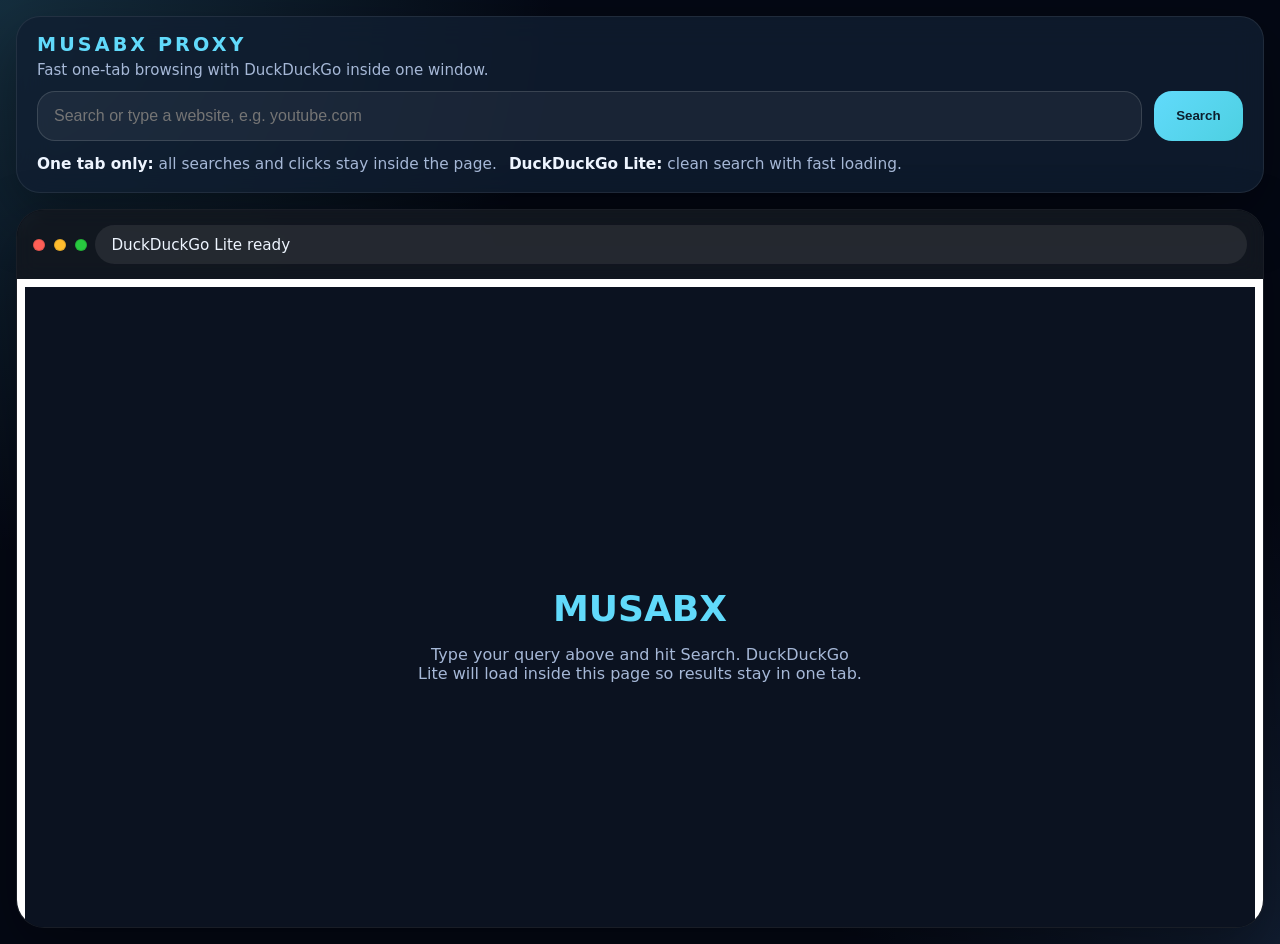
<file: musabx-proxy.html>
<!DOCTYPE html>
<html lang="en">
<head>
  <meta charset="UTF-8" />
  <meta name="viewport" content="width=device-width, initial-scale=1.0" />
  <title>MUSABX Proxy</title>
  <style>
    :root {
      color-scheme: dark;
      --bg: #0b1220;
      --panel: rgba(16, 27, 46, 0.95);
      --panel-soft: rgba(17, 30, 49, 0.8);
      --accent: #61dafb;
      --accent-strong: #4dd0e1;
      --text: #eef5ff;
      --muted: #a6b8d7;
      --border: rgba(255, 255, 255, 0.08);
      --shadow: 0 22px 60px rgba(0, 0, 0, 0.35);
    }

    * {
      box-sizing: border-box;
    }

    body {
      margin: 0;
      min-height: 100vh;
      font-family: Inter, system-ui, -apple-system, BlinkMacSystemFont, "Segoe UI", sans-serif;
      background: radial-gradient(circle at top left, rgba(97, 218, 251, 0.18), transparent 35%),
                  radial-gradient(circle at bottom right, rgba(111, 181, 255, 0.12), transparent 28%),
                  #040814;
      color: var(--text);
    }

    .app-shell {
      display: grid;
      grid-template-rows: auto 1fr;
      min-height: 100vh;
      gap: 1rem;
      padding: 1rem;
    }

    header {
      display: flex;
      flex-wrap: wrap;
      align-items: center;
      justify-content: space-between;
      gap: 0.75rem;
      padding: 1rem 1.25rem;
      border: 1px solid var(--border);
      border-radius: 24px;
      background: var(--panel-soft);
      box-shadow: var(--shadow);
      backdrop-filter: blur(16px);
    }

    .brand {
      display: grid;
      gap: 0.3rem;
    }

    .brand strong {
      font-size: 1.2rem;
      letter-spacing: 0.16em;
      text-transform: uppercase;
      color: var(--accent);
    }

    .brand span {
      color: var(--muted);
      font-size: 0.94rem;
    }

    .search-group {
      display: grid;
      gap: 0.75rem;
      width: min(100%, 100%);
    }

    .search-row {
      display: grid;
      grid-template-columns: 1fr auto;
      gap: 0.75rem;
      width: 100%;
    }

    .search-row input {
      width: 100%;
      min-width: 0;
      padding: 0.95rem 1rem;
      border-radius: 18px;
      border: 1px solid rgba(255, 255, 255, 0.14);
      background: rgba(255, 255, 255, 0.05);
      color: var(--text);
      font-size: 1rem;
      outline: none;
      transition: border-color 0.2s ease, background-color 0.2s ease;
    }

    .search-row input:focus {
      border-color: rgba(97, 218, 251, 0.7);
      background: rgba(255, 255, 255, 0.08);
    }

    .search-row button {
      border: none;
      border-radius: 18px;
      padding: 0 1.4rem;
      min-height: 3rem;
      background: linear-gradient(135deg, #61dafb, #4dd0e1);
      color: #0d1f2e;
      font-weight: 700;
      cursor: pointer;
      transition: transform 0.2s ease, box-shadow 0.2s ease;
    }

    .search-row button:hover {
      transform: translateY(-1px);
      box-shadow: 0 18px 32px rgba(97, 218, 251, 0.18);
    }

    .info {
      display: flex;
      flex-wrap: wrap;
      gap: 0.75rem;
      color: var(--muted);
      font-size: 0.96rem;
      line-height: 1.5;
    }

    .info strong {
      color: var(--text);
    }

    .browser-shell {
      position: relative;
      border-radius: 28px;
      overflow: hidden;
      background: rgba(6, 11, 20, 0.95);
      border: 1px solid rgba(255, 255, 255, 0.08);
      box-shadow: var(--shadow);
    }

    .browser-top {
      display: flex;
      align-items: center;
      gap: 0.55rem;
      padding: 0.95rem 1rem;
      background: rgba(255, 255, 255, 0.05);
      backdrop-filter: blur(10px);
    }

    .dot {
      width: 12px;
      height: 12px;
      border-radius: 50%;
      background: #ff5f57;
      box-shadow: inset 0 0 0 1px rgba(0, 0, 0, 0.12);
    }

    .dot:nth-child(2) { background: #ffbd2e; }

    .dot:nth-child(3) { background: #27c93f; }

    .address-bar {
      flex: 1;
      min-width: 0;
      padding: 0.65rem 1rem;
      border-radius: 999px;
      background: rgba(255, 255, 255, 0.08);
      color: var(--text);
      font-size: 0.95rem;
      overflow: hidden;
      text-overflow: ellipsis;
      white-space: nowrap;
    }

    .proxy-frame {
      width: 100%;
      min-height: 72vh;
      border: none;
      display: block;
      background: #0b1220;
    }

    .loading-overlay {
      position: absolute;
      inset: 0;
      display: grid;
      place-items: center;
      background: rgba(11, 18, 32, 0.6);
      color: white;
      font-size: 0.98rem;
      backdrop-filter: blur(4px);
      opacity: 0;
      pointer-events: none;
      transition: opacity 0.25s ease;
    }

    .loading-overlay.active {
      opacity: 1;
      pointer-events: all;
    }

    .spinner {
      width: 3rem;
      height: 3rem;
      border: 4px solid rgba(255,255,255,0.16);
      border-top-color: rgba(97,218,251,0.95);
      border-radius: 50%;
      animation: spin 1.1s linear infinite;
      margin-bottom: 0.85rem;
    }

    @keyframes spin {
      to { transform: rotate(360deg); }
    }

    @media (max-width: 720px) {
      header {
        padding: 1rem;
      }
      .search-row {
        grid-template-columns: 1fr;
      }
      .search-row button {
        width: 100%;
      }
      .browser-top {
        flex-wrap: wrap;
      }
      .address-bar {
        width: 100%;
      }
    }
  </style>
</head>
<body>
  <div class="app-shell">
    <header>
      <div class="brand">
        <strong>MUSABX Proxy</strong>
        <span>Fast one-tab browsing with DuckDuckGo inside one window.</span>
      </div>

      <div class="search-group">
        <form id="searchForm" class="search-row" autocomplete="off">
          <input id="searchInput" type="search" name="q" placeholder="Search or type a website, e.g. youtube.com" spellcheck="false" />
          <button type="submit">Search</button>
        </form>
        <div class="info">
          <span><strong>One tab only:</strong> all searches and clicks stay inside the page.</span>
          <span><strong>DuckDuckGo Lite:</strong> clean search with fast loading.</span>
        </div>
      </div>
    </header>

    <section class="browser-shell">
      <div class="browser-top">
        <div class="dot"></div>
        <div class="dot"></div>
        <div class="dot"></div>
        <div id="addressBar" class="address-bar">Ready for MUSABX search</div>
      </div>
      <div class="loading-overlay" id="loader">
        <div class="spinner"></div>
        <div>Loading inside MUSABX...</div>
      </div>
      <iframe id="proxyFrame" class="proxy-frame" sandbox="allow-scripts allow-same-origin allow-forms" srcdoc="<div style='font-family:Inter,system-ui,sans-serif;color:#eef5ff;background:#0b1220;height:100vh;display:flex;flex-direction:column;align-items:center;justify-content:center;text-align:center;padding:1.5rem;'><h1 style='margin:0;font-size:2.25rem;color:#61dafb;'>MUSABX</h1><p style='margin:1rem 0 0;color:#a6b8d7;max-width:28rem;'>Type your query above and hit Search. DuckDuckGo Lite will load inside this page so results stay in one tab.</p></div>" title="MUSABX Proxy Frame"></iframe>
    </section>
  </div>

  <script>
    const form = document.getElementById('searchForm');
    const input = document.getElementById('searchInput');
    const frame = document.getElementById('proxyFrame');
    const addressBar = document.getElementById('addressBar');
    const loader = document.getElementById('loader');

    function cleanQuery(value) {
      if (!value) return '';
      const trimmed = value.trim();
      if (trimmed.match(/^https?:\/\//i)) {
        return trimmed;
      }
      return trimmed;
    }

    function buildDuckDuckGoUrl(query) {
      const normalized = query.trim();
      const isUrl = /^(?:https?:\/\/)?[\w-]+(?:\.[\w-]+)+.*$/.test(normalized);
      if (isUrl && normalized.includes('.') && !normalized.includes(' ')) {
        const url = normalized.startsWith('http') ? normalized : 'https://' + normalized;
        return 'https://lite.duckduckgo.com/lite/?q=' + encodeURIComponent(url);
      }
      return 'https://lite.duckduckgo.com/lite/?q=' + encodeURIComponent(normalized);
    }

    function showLoader(active) {
      loader.classList.toggle('active', active);
    }

    form.addEventListener('submit', event => {
      event.preventDefault();
      const query = cleanQuery(input.value);
      if (!query) return;
      const targetUrl = buildDuckDuckGoUrl(query);
      frame.src = targetUrl;
      addressBar.textContent = targetUrl;
      showLoader(true);
    });

    frame.addEventListener('load', () => {
      showLoader(false);
      const url = frame.src || 'DuckDuckGo Lite ready';
      addressBar.textContent = url;
    });

    input.addEventListener('keydown', event => {
      if (event.key === 'Enter') {
        form.dispatchEvent(new Event('submit', { cancelable: true }));
      }
    });
  </script>
</body>
</html>
</file>
